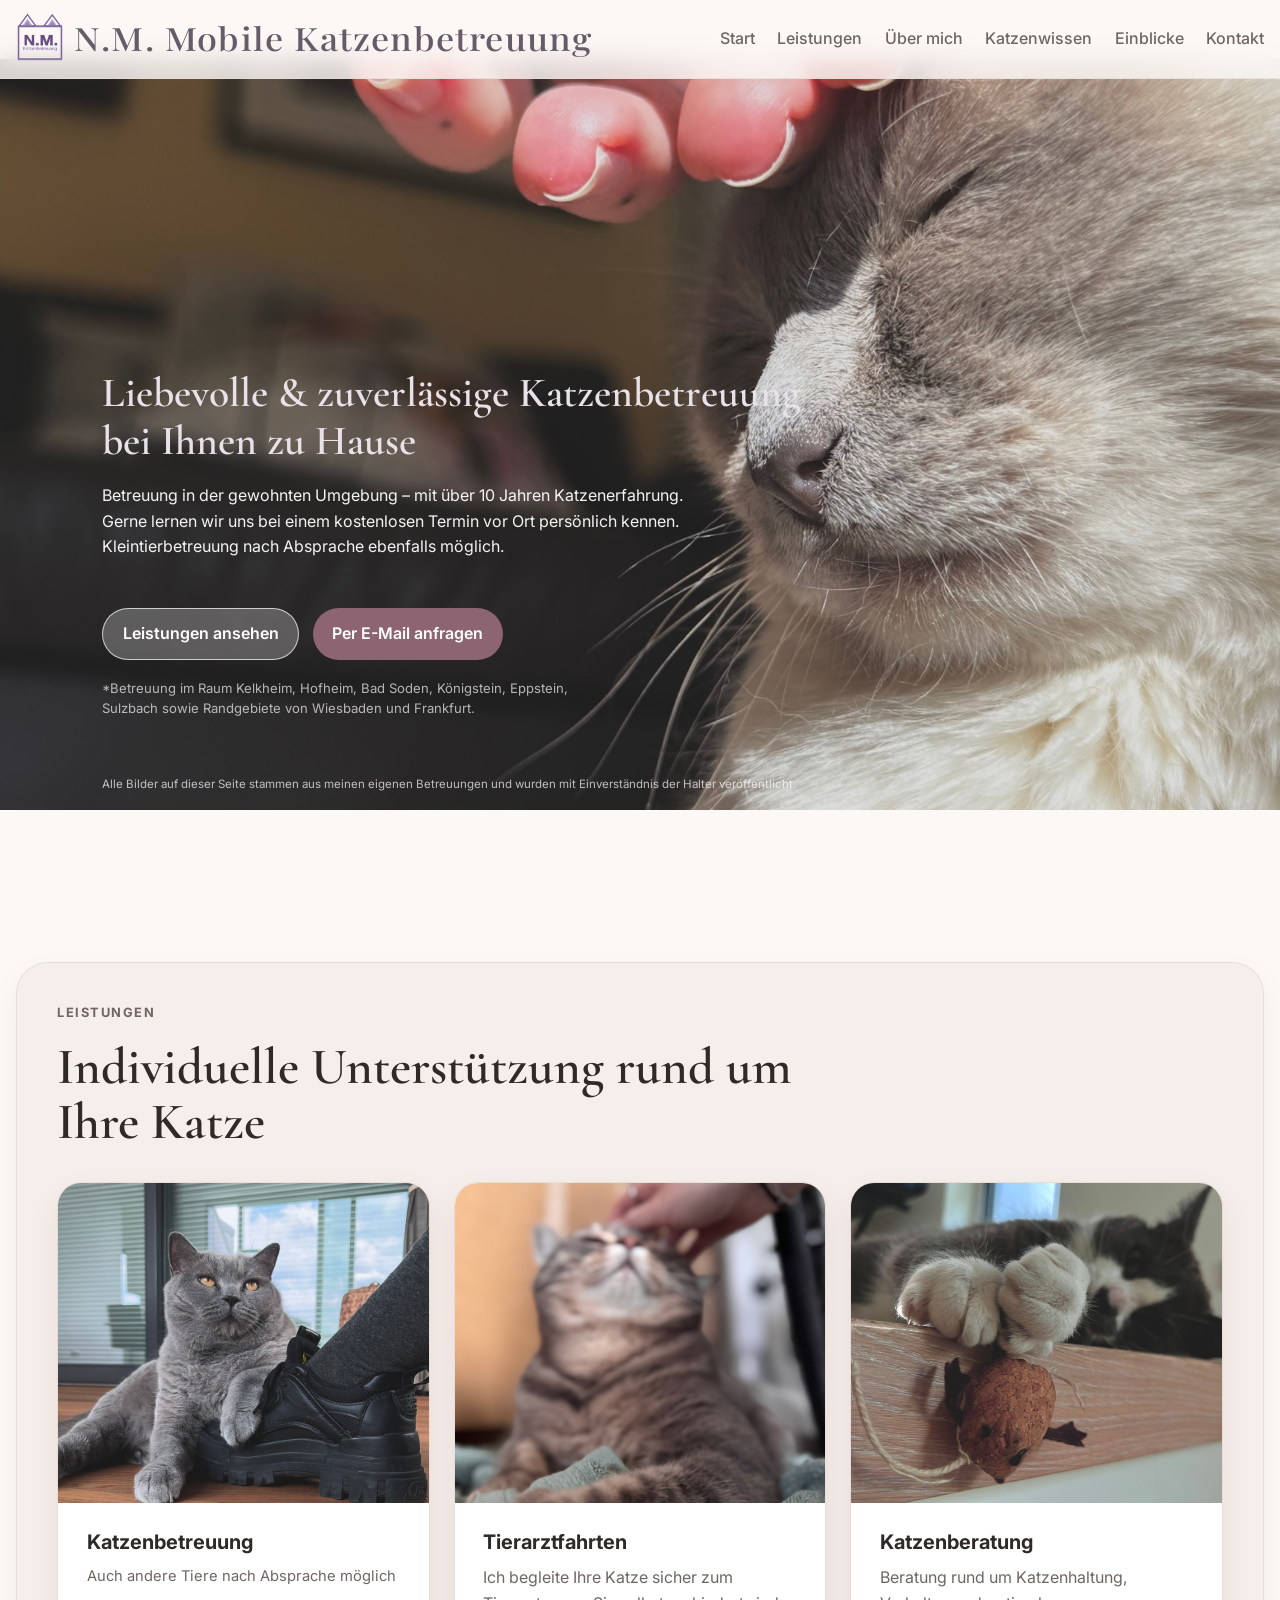
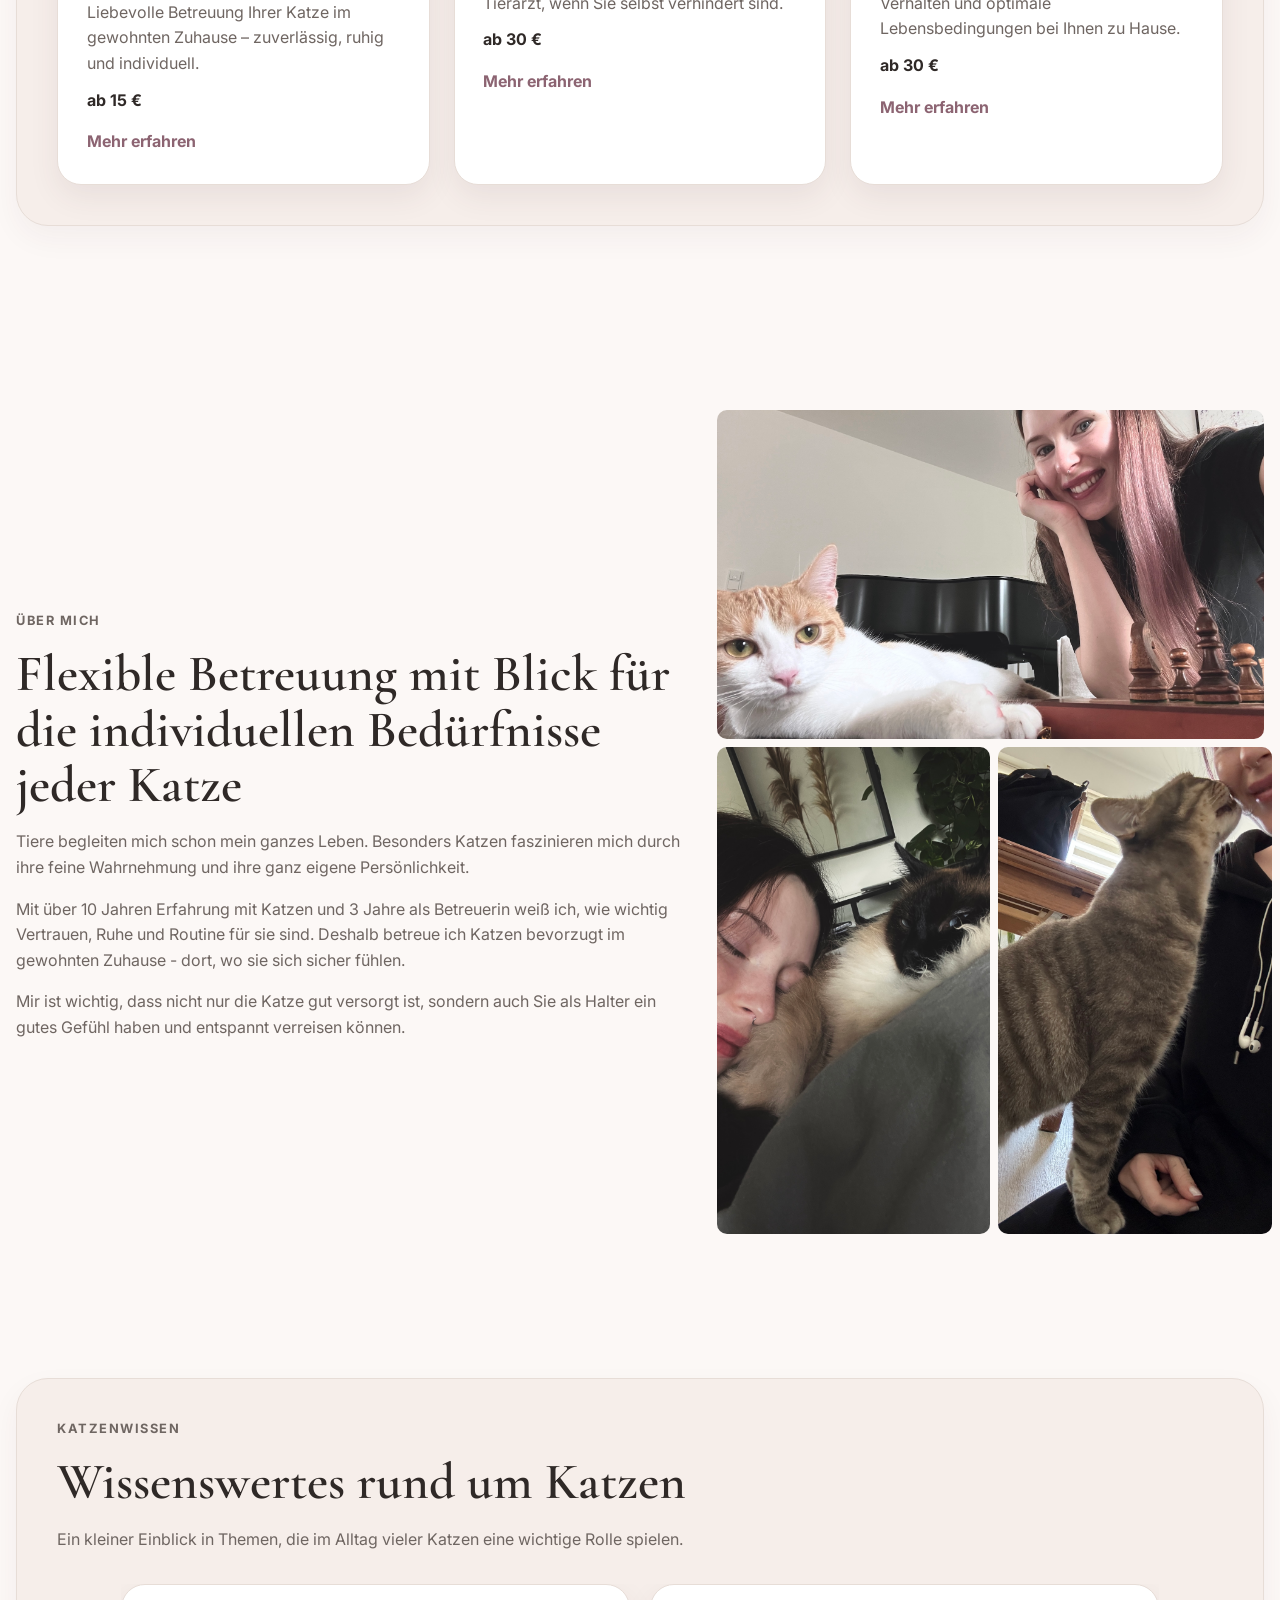
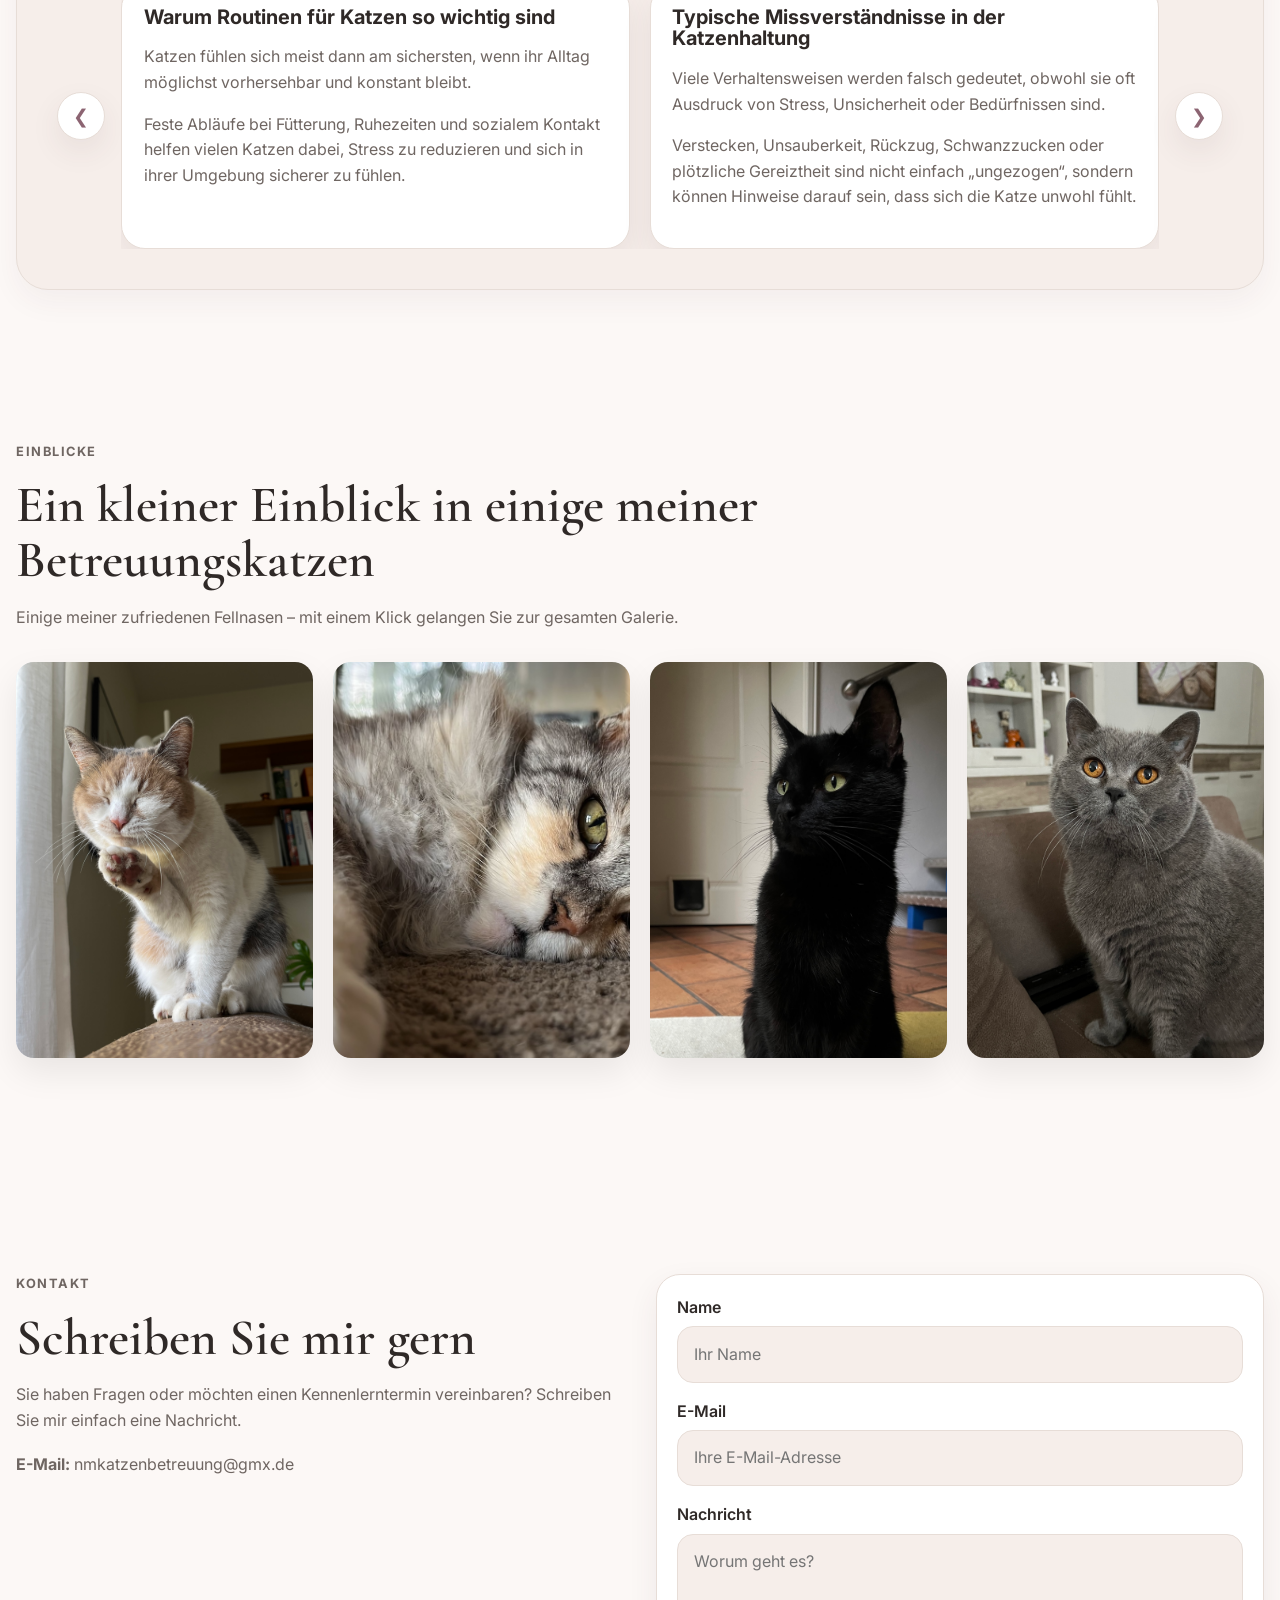
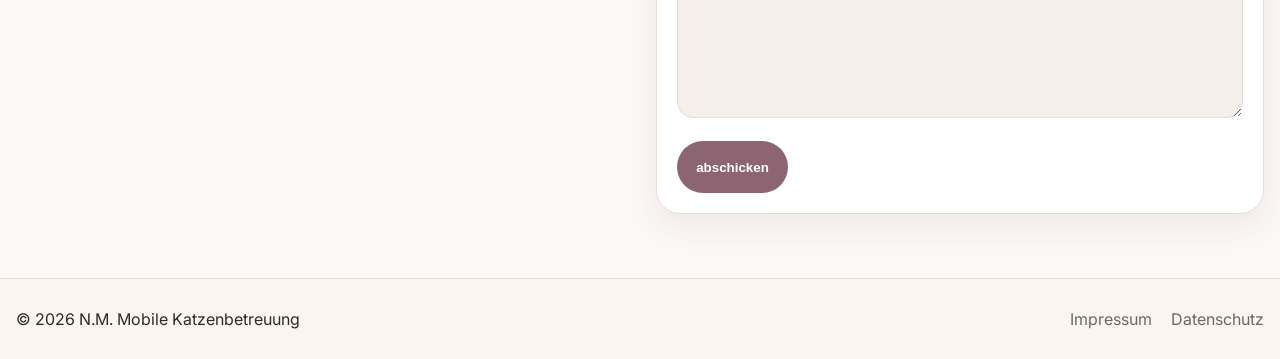
<file: index.html>
<!DOCTYPE html>
<html lang="de">
<head>
  <meta charset="UTF-8">
  <meta name="viewport" content="width=device-width, initial-scale=1.0">
  <title>N.M. Mobile Katzenbetreuung</title>
  <meta name="description" content="Liebevolle und zuverlässige Katzenbetreuung bei Ihnen zu Hause im Raum Kelkheim, Hofheim, Bad Soden, Königstein, Eppstein, Sulzbach sowie Randgebiete von Wiesbaden und Frankfurt.">
  <link rel="preconnect" href="https://fonts.googleapis.com">
  <link rel="preconnect" href="https://fonts.gstatic.com" crossorigin>
  <link href="https://fonts.googleapis.com/css2?family=Cormorant+Garamond:wght@500;600&family=Inter:wght@400;500;600;700&display=swap" rel="stylesheet">
  <link rel="stylesheet" href="style.css">
  <link rel="preconnect" href="https://fonts.googleapis.com">
  <link rel="preconnect" href="https://fonts.gstatic.com" crossorigin>
  <link href="https://fonts.googleapis.com/css2?family=Playfair+Display:wght@500;600&display=swap" rel="stylesheet">
</head>
<body>
  <header class="site-header">
    <div class="container nav">
      <a class="brand" href="#">
        <img src="logo.png" alt="Logo">
        <span style="color:#655b69;">N.M. Mobile Katzenbetreuung</span>
      </a>
      <button class="mobile-menu-toggle" type="button" aria-label="Menü öffnen" aria-expanded="false" aria-controls="mobileMenu">
  <span></span>
  <span></span>
  <span></span>
</button>
     <nav class="nav-links" id="mobileMenu">
  <a href="#start">Start</a>
  <a href="#leistungen">Leistungen</a>
  <a href="#ueber-mich">Über mich</a>
  <a href="#katzenwissen">Katzenwissen</a>
  <a href="kundenbilder.html">Einblicke</a>
  <a href="#kontakt">Kontakt</a>
</nav>
    </div>
  </header>

  <main>
    <section id="start" class="hero">
      <img src="images/hero2.jpg" alt="Katze wird gestreichelt" class="hero-image">

      <div class="hero-overlay">
        <div class="container hero-content">
          <h1 style="color:#e8e2e8;">Liebevolle&nbsp;&amp;&nbsp;zuverlässige Katzenbetreuung bei&nbsp;Ihnen&nbsp;zu&nbsp;Hause</h1>

          <p class="hero-text">
            Betreuung in der gewohnten Umgebung – mit über 10 Jahren Katzenerfahrung.
            Gerne lernen wir uns bei einem kostenlosen Termin vor Ort persönlich kennen.
            Kleintierbetreuung nach Absprache ebenfalls möglich.
          </p>

          <div class="hero-actions">
            <a href="#leistungen" class="btn btn-secondary">Leistungen ansehen</a>
            <a href="mailto:nmkatzenbetreuung@gmx.de?subject=Anfrage Katzenbetreuung" class="btn btn-primary">Per E-Mail anfragen</a>
          </div>

          <p class="region">
            *Betreuung im Raum Kelkheim, Hofheim, Bad Soden, Königstein, Eppstein,
            Sulzbach sowie Randgebiete von Wiesbaden und Frankfurt.
          </p>
        </div>

        <div class="hero-note-overlay">
          Alle Bilder auf dieser Seite stammen aus meinen eigenen Betreuungen und wurden mit Einverständnis der Halter veröffentlicht.
        </div>
      </div>
           <div class="hero-mobile-info">
        <div class="container">
          <p class="hero-mobile-text">
            Betreuung in der gewohnten Umgebung – mit über 10 Jahren Katzenerfahrung.
            Gerne lernen wir uns bei einem kostenlosen Termin vor Ort persönlich kennen.
            Kleintierbetreuung nach Absprache ebenfalls möglich.
          </p>

          <p class="hero-mobile-region">
            *Betreuung im Raum Kelkheim, Hofheim, Bad Soden, Königstein, Eppstein,
            Sulzbach sowie Randgebiete von Wiesbaden und Frankfurt.
          </p>

          <a href="mailto:nmkatzenbetreuung@gmx.de?subject=Anfrage Katzenbetreuung" class="btn btn-primary hero-mobile-button">
            Per E-Mail anfragen
          </a>
        </div>
      </div>
    </section>
    
    <section id="leistungen" class="section">
      <div class="container">
        <div class="leistungen-panel">
        <div class="section-heading">
          <p class="eyebrow">Leistungen</p>
          <h2>Individuelle Unterstützung rund um Ihre Katze</h2>
        </div>

        <div class="cards">
          <article class="card service-card">
            <div class="card-image">
              <img src="images/betreuung1.JPG" alt="Katzenbetreuung">
            </div>
            <div class="card-content">
              <h3>Katzenbetreuung</h3>
              <p class="small-note">Auch andere Tiere nach Absprache möglich</p>
              <p>Liebevolle Betreuung Ihrer Katze im gewohnten Zuhause – zuverlässig, ruhig und individuell.</p>
              <p class="price">ab 15 €</p>
              <a href="leistungen.html#katzenbetreuung-detail" class="text-link">Mehr erfahren</a>
            </div>
          </article>

          <article class="card service-card">
            <div class="card-image">
              <img src="images/tierarzt.jpg" alt="Tierarztfahrt">
            </div>
            <div class="card-content">
              <h3>Tierarztfahrten</h3>
              <p>Ich begleite Ihre Katze sicher zum Tierarzt, wenn Sie selbst verhindert sind.</p>
              <p class="price">ab 30 €</p>
              <a href="leistungen.html#tierarztfahrten-detail" class="text-link">Mehr erfahren</a>
            </div>
          </article>

          <article class="card service-card">
            <div class="card-image">
              <img src="images/betreuung.jpg" alt="Katzenberatung">
            </div>
            <div class="card-content">
              <h3>Katzenberatung</h3>
              <p>Beratung rund um Katzenhaltung, Verhalten und optimale Lebensbedingungen bei Ihnen zu Hause.</p>
              <p class="price">ab 30 €</p>
              <a href="leistungen.html#katzenberatung-detail" class="text-link">Mehr erfahren</a>
            </div>
          </article>
        </div>
      </div>
    </section>

    <section id="ueber-mich" class="section section-soft">
      <div class="container split">
        <div class="split-text">
          <p class="eyebrow">Über mich</p>
          <h2>Flexible Betreuung mit Blick für die individuellen Bedürfnisse jeder Katze</h2>
          <p>Tiere begleiten mich schon mein ganzes Leben. Besonders Katzen faszinieren mich durch ihre feine Wahrnehmung und ihre ganz eigene Persönlichkeit.</p>
          <p>Mit über 10 Jahren Erfahrung mit Katzen und 3 Jahre als Betreuerin weiß ich, wie wichtig Vertrauen, Ruhe und Routine für sie sind. Deshalb betreue ich Katzen bevorzugt im gewohnten Zuhause - dort, wo sie sich sicher fühlen.</p>
          <p>Mir ist wichtig, dass nicht nur die Katze gut versorgt ist, sondern auch Sie als Halter ein gutes Gefühl haben und entspannt verreisen können.</p>
        </div>

        <div class="about-collage">
          <img src="images/ich1.jpg" alt="Nadine mit Katze" class="about-large">

          <div class="about-small-row">
            <img src="images/ich2.jpg" alt="Katzenbetreuung">
            <img src="images/ich4.jpg" alt="Katzenbetreuung">
          </div>
        </div>
      </div>
    </section>

    <section id="katzenwissen" class="section">
  <div class="container">
    <div class="katzenwissen-panel">
      <div class="section-heading">
        <p class="eyebrow">Katzenwissen</p>
        <h2>Wissenswertes rund um Katzen</h2>
        <p>Ein kleiner Einblick in Themen, die im Alltag vieler Katzen eine wichtige Rolle spielen.</p>
      </div>

      <div class="knowledge-slider-wrapper">
        <button class="knowledge-arrow knowledge-arrow-left" type="button" aria-label="Vorherige Katzenwissen-Karte">
          &#10094;
        </button>

        <div class="knowledge-slider" id="knowledgeSlider">
          <article class="info-card knowledge-card">
            <h3>Warum Routinen für Katzen so wichtig sind</h3>
            <p>Katzen fühlen sich meist dann am sichersten, wenn ihr Alltag möglichst vorhersehbar und konstant bleibt.</p>
            <p>Feste Abläufe bei Fütterung, Ruhezeiten und sozialem Kontakt helfen vielen Katzen dabei, Stress zu reduzieren und sich in ihrer Umgebung sicherer zu fühlen.</p>
          </article>

          <article class="info-card knowledge-card">
            <h3>Typische Missverständnisse in der Katzenhaltung</h3>
            <p>Viele Verhaltensweisen werden falsch gedeutet, obwohl sie oft Ausdruck von Stress, Unsicherheit oder Bedürfnissen sind.</p>
            <p>Verstecken, Unsauberkeit, Rückzug, Schwanzzucken oder plötzliche Gereiztheit sind nicht einfach „ungezogen“, sondern können Hinweise darauf sein, dass sich die Katze unwohl fühlt.</p>
          </article>

          <article class="info-card knowledge-card">
            <h3>Warum Katzen Futter und Wasser getrennt mögen</h3>
            <p>Viele Katzen trinken besser, wenn Wasser- und Futterplatz räumlich voneinander getrennt sind.</p>
            <p>Das hängt vermutlich auch mit ihrem natürlichen Verhalten zusammen: Wasserquellen wirken für viele Katzen attraktiver, wenn sie nicht direkt neben Futter oder Toilette stehen.</p>
          </article>

          <article class="info-card knowledge-card">
            <h3>Warum erhöhte Plätze wichtig sind</h3>
            <p>Erhöhte Liege- und Beobachtungsplätze geben Katzen Sicherheit, Rückzug und Kontrolle über ihre Umgebung.</p>
            <p>Von oben können sie ihre Umgebung besser beobachten, Distanz schaffen und sich im Zweifel schneller entspannen als auf Bodenhöhe.</p>
          </article>

          <article class="info-card knowledge-card">
            <h3>Warum Rückzugsorte unverzichtbar sind</h3>
            <p>Katzen brauchen feste Orte, an denen sie ungestört schlafen, beobachten oder sich komplett zurückziehen können.</p>
            <p>Solche Rückzugsorte helfen besonders in stressigen Situationen, bei Besuch oder in Mehrkatzenhaushalten.</p>
          </article>

          <article class="info-card knowledge-card">
            <h3>Warum flache Näpfe oft besser angenommen werden</h3>
            <p>Viele Katzen trinken und fressen lieber aus breiten, eher flachen Näpfen.</p>
            <p>Ein Grund kann sein, dass die Schnurrhaare dabei nicht ständig den Rand berühren und ihre Umwelt besser sichtbar bleibt.</p>
          </article>

          <article class="info-card knowledge-card">
            <h3>Warum Treteln meist ein gutes Zeichen ist</h3>
            <p>Wenn Katzen mit den Pfoten „kneten“, ist das oft ein Zeichen von Wohlbefinden, Sicherheit oder Bindung.</p>
            <p>Das Verhalten beginnt schon im Kittenalter und bleibt bei vielen Katzen als beruhigendes Ritual erhalten.</p>
          </article>

          <article class="info-card knowledge-card">
            <h3>Warum kleine Veränderungen große Wirkung haben können</h3>
            <p>Katzen reagieren oft sensibler auf Veränderungen, als man denkt.</p>
            <p>Neue Möbel, ungewohnte Gerüche, Lärm, Baustellen oder veränderte Futterplätze können bereits ausreichen, um Unsicherheit oder Stress auszulösen.</p>
          </article>
        </div>

        <button class="knowledge-arrow knowledge-arrow-right" type="button" aria-label="Nächste Katzenwissen-Karte">
          &#10095;
        </button>
      </div>
    </div>
  </div>
</section>

<section class="home-preview section" id="einblicke-preview">
  <div class="container">
    <div class="section-heading">
      <p class="eyebrow">Einblicke</p>
      <h2>Ein kleiner Einblick in einige meiner Betreuungskatzen</h2>
      <p>
        Einige meiner zufriedenen Fellnasen – mit einem Klick gelangen Sie zur gesamten Galerie.
      </p>
    </div>

    <a href="kundenbilder.html" class="preview-gallery-link" aria-label="Zu den Kundenbildern">
      <div class="preview-gallery-grid">
        <article class="preview-cat-card" data-images='[
          "images/Evita.JPG",
          "images/Charly.JPG",
          "images/Emmi.JPG",
          "images/Edina.JPG",
          "images/EdinaundEmmi.JPG",
          "images/Toni.JPG",
          "images/Cesar.JPG",
          "images/Grobi.JPG",
          "images/Maxi.JPG",
          "images/Ginger.JPG"
        ]'>
          <div class="preview-cat-image-wrap">
            <img src="images/Evita.JPG" alt="Evita" class="preview-cat-image is-active">
          </div>
        </article>

        <article class="preview-cat-card" data-images='[
          "images/Wendy.JPG",
          "images/Milu.JPG",
          "images/Camilo.JPG",
          "images/Maya.JPG",
          "images/CamiloundMaya.JPG",
          "images/June.JPG",
          "images/SimbaundSnow.JPG",
          "images/Snow.JPG",
          "images/Simba1.JPG",
          "images/Winnie.JPG"
        ]'>
          <div class="preview-cat-image-wrap">
            <img src="images/Wendy.JPG" alt="Wendy" class="preview-cat-image is-active">
          </div>
        </article>

        <article class="preview-cat-card" data-images='[
          "images/Scotty.JPG",
          "images/FelixundFelia.JPG",
          "images/Felix.JPG",
          "images/Felia.JPG",
          "images/Eika.JPG",
          "images/Fritz.JPG",
          "images/Frida.JPG",
          "images/Madison.JPG",
          "images/Litchi.JPG",
          "images/Simba2.JPG"
        ]'>
          <div class="preview-cat-image-wrap">
            <img src="images/Scotty.JPG" alt="Scotty" class="preview-cat-image is-active">
          </div>
        </article>

        <article class="preview-cat-card" data-images='[
          "images/Quinley.JPG",
          "images/Pommy.JPG",
          "images/Mailo.JPG",
          "images/LukiundLoui.JPG",
          "images/Luki.JPG",
          "images/Loui.JPG",
          "images/Paddy.JPG",
          "images/Bimba.JPG",
          "images/Othello.JPG",
          "images/Clara.JPG"
        ]'>
          <div class="preview-cat-image-wrap">
            <img src="images/Quinley.JPG" alt="Quinley" class="preview-cat-image is-active">
          </div>
        </article>
      </div>
    </a>
  </div>
</section>

    
    <section id="kontakt" class="section section-accent">
      <div class="container contact-grid">
        <div>
          <p class="eyebrow">Kontakt</p>
          <h2>Schreiben Sie mir gern</h2>
          <p>Sie haben Fragen oder möchten einen Kennenlerntermin vereinbaren? Schreiben Sie mir einfach eine Nachricht.</p>
          <div class="contact-list">
            <p><strong>E-Mail:</strong> <a href="mailto:nmkatzenbetreuung@gmx.de">nmkatzenbetreuung@gmx.de</a></p>
          </div>
        </div>

        <form class="contact-form" action="mailto:nmkatzenbetreuung@gmx.de" method="post" enctype="text/plain">
          <label for="name">Name</label>
          <input id="name" name="Name" type="text" placeholder="Ihr Name">

          <label for="email">E-Mail</label>
          <input id="email" name="E-Mail" type="email" placeholder="Ihre E-Mail-Adresse">

          <label for="message">Nachricht</label>
          <textarea id="message" name="Nachricht" rows="6" placeholder="Worum geht es?"></textarea>

          <button type="submit" class="btn btn-primary">abschicken</button>
        </form>
      </div>
    </section>
  </main>

  <footer class="site-footer">
    <div class="container footer-inner">
      <p>© <span id="year"></span> N.M. Mobile Katzenbetreuung</p>
      <div class="footer-links">
        <a href="impressum.html">Impressum</a>
        <a href="#">Datenschutz</a>
      </div>
    </div>
  </footer>

  <script>
    document.getElementById("year").textContent = new Date().getFullYear();
  </script>

  <script>
    const knowledgeSlider = document.getElementById("knowledgeSlider");
    const knowledgePrev = document.querySelector(".knowledge-arrow-left");
    const knowledgeNext = document.querySelector(".knowledge-arrow-right");

    if (knowledgeSlider && knowledgePrev && knowledgeNext) {
      const cards = Array.from(knowledgeSlider.children);
      let currentPage = 0;

      const cardsPerPage = () => window.innerWidth <= 920 ? 1 : 2;

      const getGap = () => {
        const styles = window.getComputedStyle(knowledgeSlider);
        return parseFloat(styles.columnGap || styles.gap || 0);
      };

      const getCardWidth = () => {
        if (!cards.length) return 0;
        return cards[0].getBoundingClientRect().width;
      };

      const totalPages = () => {
        return Math.ceil(cards.length / cardsPerPage());
      };

      const goToPage = (page) => {
        const maxPage = totalPages() - 1;
        currentPage = Math.max(0, Math.min(page, maxPage));

        const perPage = cardsPerPage();
        const cardWidth = getCardWidth();
        const gap = getGap();

        const scrollLeft = currentPage * ((cardWidth + gap) * perPage);

        knowledgeSlider.scrollTo({
          left: scrollLeft,
          behavior: "smooth"
        });
      };

      knowledgePrev.addEventListener("click", () => {
        goToPage(currentPage - 1);
      });

      knowledgeNext.addEventListener("click", () => {
        goToPage(currentPage + 1);
      });

      window.addEventListener("resize", () => {
        goToPage(currentPage);
      });
    }
  </script>

  <script>
  document.addEventListener("DOMContentLoaded", function () {
    const previewCards = document.querySelectorAll(".preview-cat-card");

    previewCards.forEach((card, cardIndex) => {
      const imageList = JSON.parse(card.dataset.images || "[]");
      const wrap = card.querySelector(".preview-cat-image-wrap");
      let currentIndex = 0;

      if (!wrap || imageList.length < 2) return;

      setInterval(() => {
        const currentImage = wrap.querySelector(".preview-cat-image.is-active");
        const nextIndex = (currentIndex + 1) % imageList.length;
        const nextSrc = imageList[nextIndex];

        const nextImage = document.createElement("img");
        nextImage.src = nextSrc;
        nextImage.alt = "";
        nextImage.className = "preview-cat-image";

        wrap.appendChild(nextImage);

        requestAnimationFrame(() => {
          nextImage.classList.add("is-active");
          if (currentImage) currentImage.classList.remove("is-active");
        });

        setTimeout(() => {
          if (currentImage) currentImage.remove();
        }, 1300);

        currentIndex = nextIndex;
      }, 3200 + cardIndex * 450);
    });
  });
</script>
  <script>
  document.addEventListener("DOMContentLoaded", function () {
    const menuToggle = document.querySelector(".mobile-menu-toggle");
    const mobileMenu = document.getElementById("mobileMenu");

    if (menuToggle && mobileMenu) {
      menuToggle.addEventListener("click", function () {
        const isOpen = mobileMenu.classList.toggle("is-open");
        menuToggle.classList.toggle("is-open");
        menuToggle.setAttribute("aria-expanded", isOpen ? "true" : "false");
      });

      mobileMenu.querySelectorAll("a").forEach(link => {
        link.addEventListener("click", function () {
          mobileMenu.classList.remove("is-open");
          menuToggle.classList.remove("is-open");
          menuToggle.setAttribute("aria-expanded", "false");
        });
      });
    }
  });
</script>
</body>
</html>
</file>
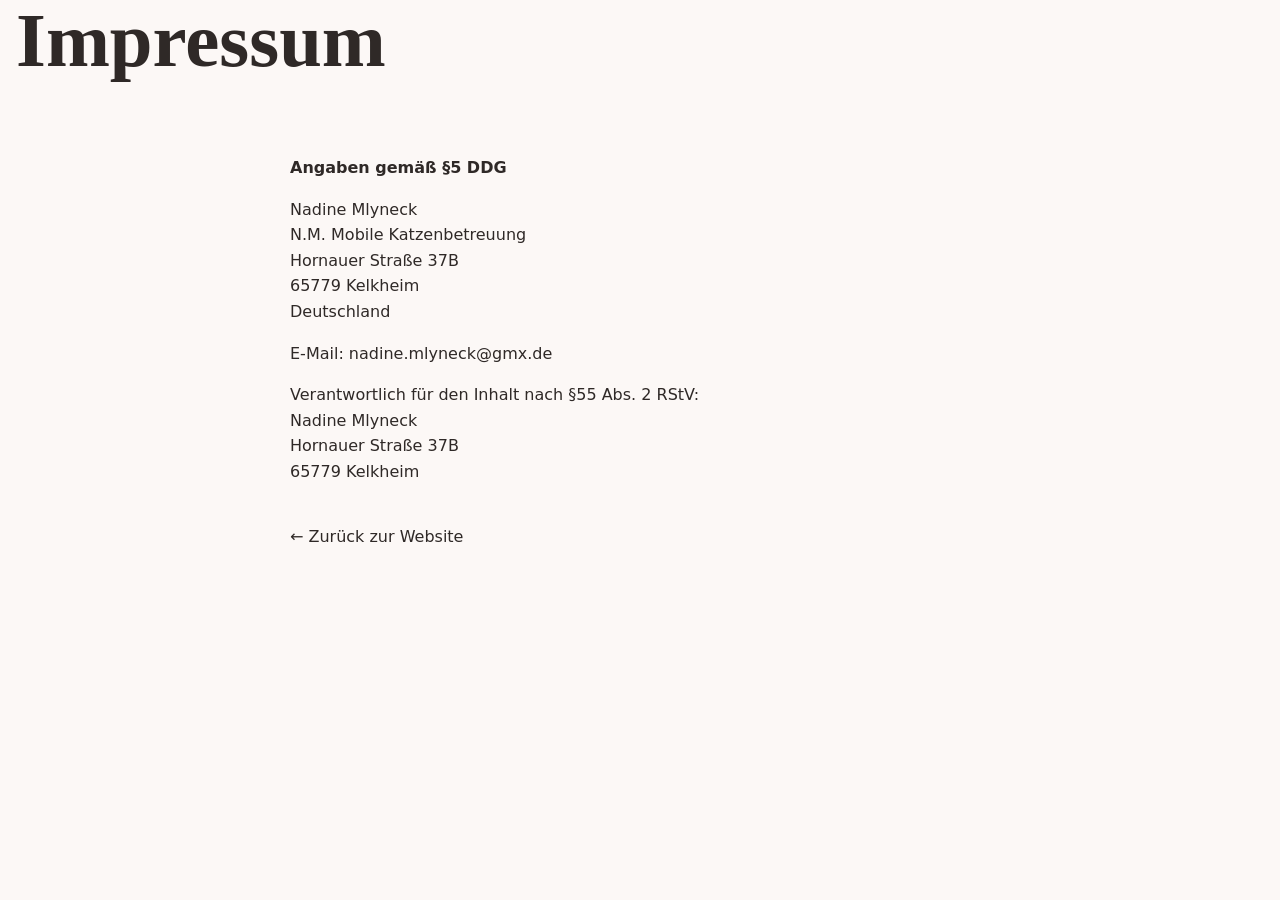
<file: impressum.html>
<!DOCTYPE html>
<html lang="de">
<head>
<meta charset="UTF-8">
<meta name="viewport" content="width=device-width, initial-scale=1.0">
<title>Impressum – N.M. Mobile Katzenbetreuung</title>
<link rel="stylesheet" href="style.css">
</head>

<body>

<header class="legal-header">
  <div class="container">
    <h1>Impressum</h1>
  </div>
</header>

<main class="section">
  <div class="container" style="max-width:700px">

    <p><strong>Angaben gemäß §5 DDG</strong></p>

    <p>
      Nadine Mlyneck<br>
      N.M. Mobile Katzenbetreuung<br>
      Hornauer Straße 37B<br>
      65779 Kelkheim<br>
      Deutschland
    </p>

    <p>
      E-Mail:
      <a href="mailto:nadine.mlyneck@gmx.de">
        nadine.mlyneck@gmx.de
      </a>
    </p>

    <p>
      Verantwortlich für den Inhalt nach §55 Abs. 2 RStV:<br>
      Nadine Mlyneck<br>
      Hornauer Straße 37B<br>
      65779 Kelkheim
    </p>

    <p style="margin-top:40px">
      <a href="index.html">← Zurück zur Website</a>
    </p>

  </div>
</main>

</body>
</html>
</file>
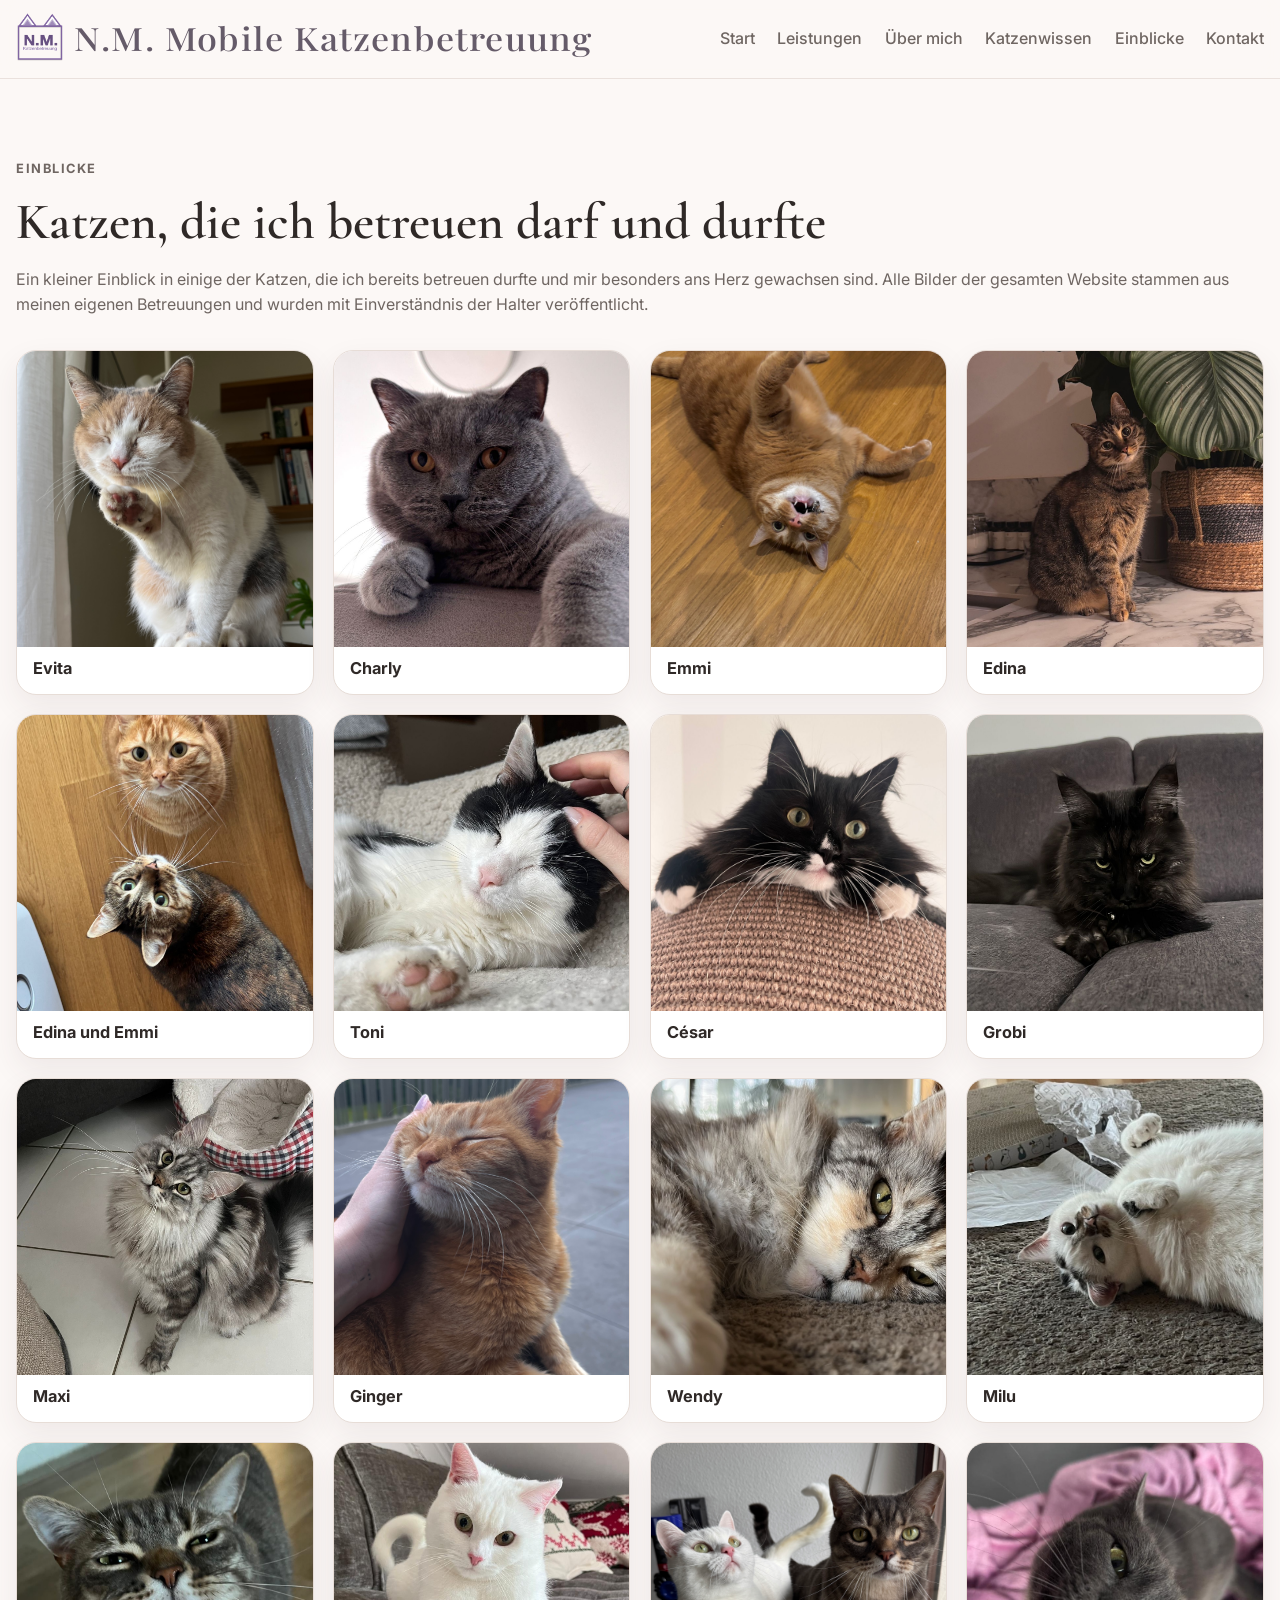
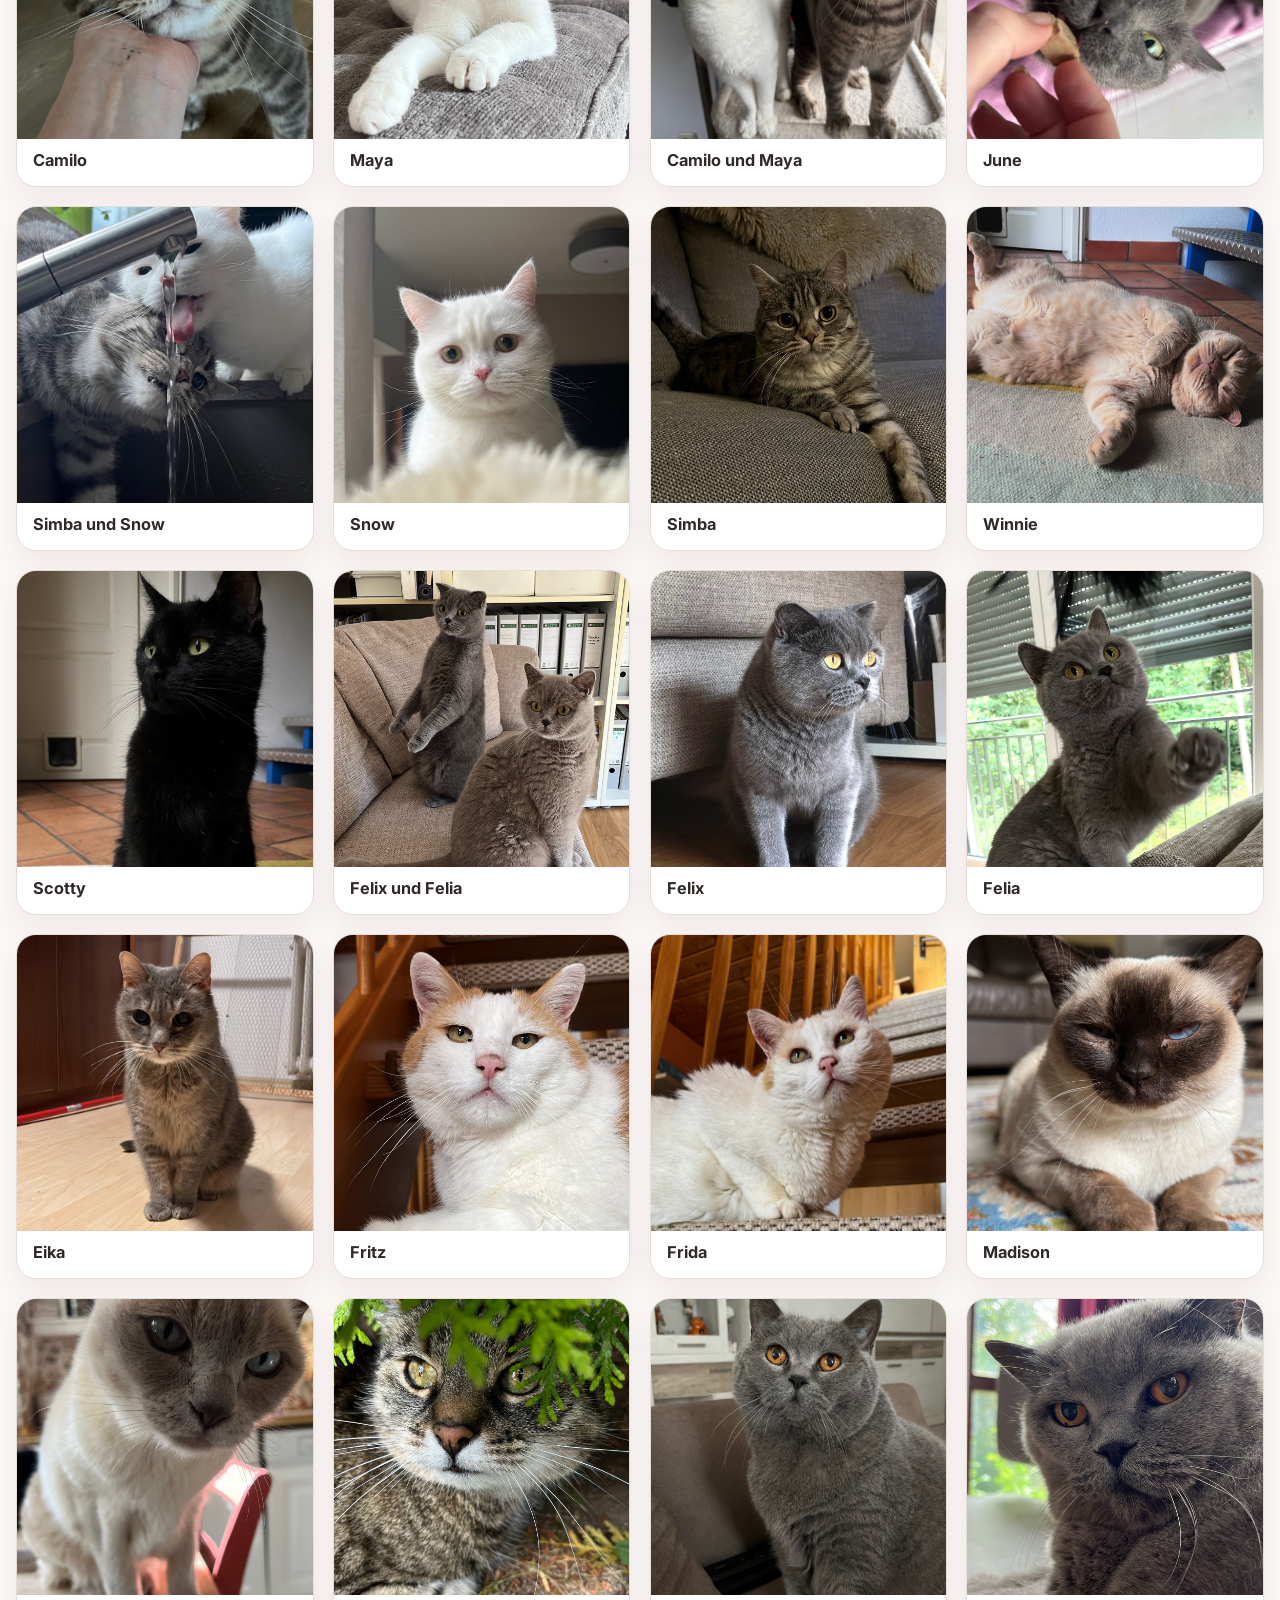
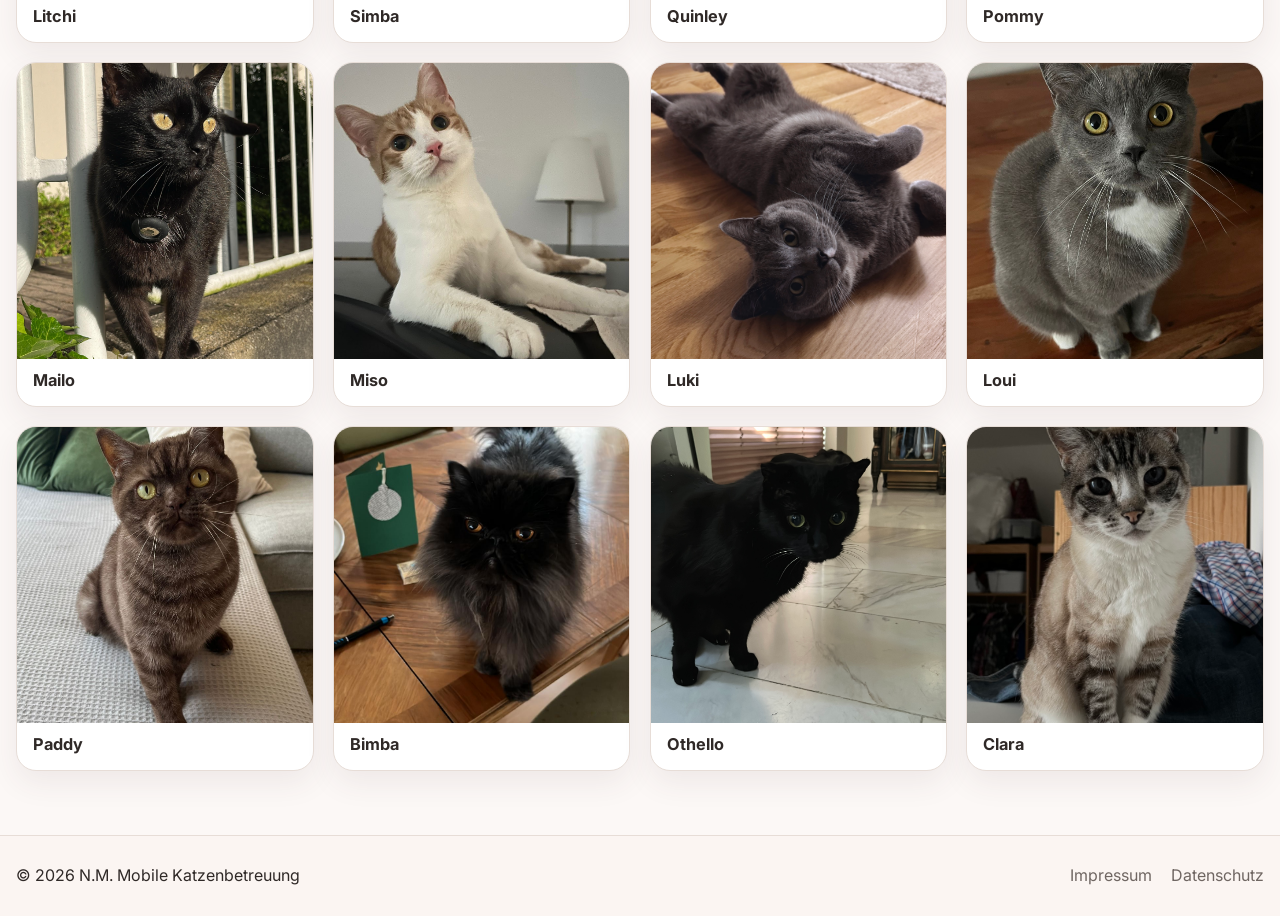
<file: kundenbilder.html>
<!DOCTYPE html>
<html lang="de">
<head>
  <meta charset="UTF-8">
  <meta name="viewport" content="width=device-width, initial-scale=1.0">
  <title>Einblicke | N.M. Mobile Katzenbetreuung</title>
  <meta name="description" content="Katzen, die ich betreuen darf und durfte – ein kleiner Einblick in einige meiner bisherigen Betreuungen.">
  <link rel="preconnect" href="https://fonts.googleapis.com">
  <link rel="preconnect" href="https://fonts.gstatic.com" crossorigin>
  <link href="https://fonts.googleapis.com/css2?family=Cormorant+Garamond:wght@500;600&family=Inter:wght@400;500;600;700&display=swap" rel="stylesheet">
  <link rel="stylesheet" href="style.css">
  <link rel="preconnect" href="https://fonts.googleapis.com">
  <link rel="preconnect" href="https://fonts.gstatic.com" crossorigin>
  <link href="https://fonts.googleapis.com/css2?family=Playfair+Display:wght@500;600&display=swap" rel="stylesheet">
</head>
<body>
  <header class="site-header">
    <div class="container nav">
      <a class="brand" href="index.html#start">
        <img src="logo.png" alt="Logo">
        <span style="color:#655b69;">N.M. Mobile Katzenbetreuung</span>
      </a>
      <nav class="nav-links">
        <a href="index.html#start">Start</a>
        <a href="leistungen.html">Leistungen</a>
        <a href="index.html#ueber-mich">Über mich</a>
        <a href="index.html#katzenwissen">Katzenwissen</a>
        <a href="kundenbilder.html">Einblicke</a>
        <a href="index.html#kontakt">Kontakt</a>
      </nav>
    </div>
  </header>

  <main>
    <section class="kundenbilder-hero section">
      <div class="container">
        <div class="section-heading">
          <p class="eyebrow">Einblicke</p>
          <h2>Katzen, die ich betreuen darf und durfte</h2>
          <p>
            Ein kleiner Einblick in einige der Katzen, die ich bereits betreuen durfte und mir besonders ans Herz gewachsen sind.
            Alle Bilder der gesamten Website stammen aus meinen eigenen Betreuungen und wurden mit Einverständnis der Halter veröffentlicht.
          </p>
        </div>

        <div class="kundenbilder-grid">

          <article class="kundenkatze-card">
            <img src="images/Evita.JPG" alt="Evita">
            <h3>Evita</h3>
          </article>

           <article class="kundenkatze-card">
            <img src="images/Charly.JPG" alt="Charly">
            <h3>Charly</h3>
          </article>
          

          <article class="kundenkatze-card">
            <img src="images/Emmi.JPG" alt="Emmi">
            <h3>Emmi</h3>
          </article>

          <article class="kundenkatze-card">
            <img src="images/Edina.JPG" alt="Edina">
            <h3>Edina</h3>
          </article>

          <article class="kundenkatze-card">
            <img src="images/EdinaundEmmi.JPG" alt="Edina und Emmi">
            <h3>Edina und Emmi</h3>
          </article>

     <article class="kundenkatze-card">
            <img src="images/Toni.JPG" alt="Toni">
            <h3>Toni</h3>
          </article>
          
          <article class="kundenkatze-card">
            <img src="images/Cesar.JPG" alt="Cesar">
            <h3>César</h3>
          </article>

          <article class="kundenkatze-card">
            <img src="images/Grobi.JPG" alt="Grobi">
            <h3>Grobi</h3>
          </article>

          <article class="kundenkatze-card">
            <img src="images/Maxi.JPG" alt="Maxi">
            <h3>Maxi</h3>
          </article>


  <article class="kundenkatze-card">
            <img src="images/Ginger.JPG" alt="Ginger">
            <h3>Ginger</h3>
          </article>
          

          <article class="kundenkatze-card">
            <img src="images/Wendy.JPG" alt="Wendy">
            <h3>Wendy</h3>
          </article>

          <article class="kundenkatze-card">
            <img src="images/Milu.JPG" alt="Milu">
            <h3>Milu</h3>
          </article>


          <article class="kundenkatze-card">
            <img src="images/Camilo.JPG" alt="Camilo">
            <h3>Camilo</h3>
          </article>

          <article class="kundenkatze-card">
            <img src="images/Maya.JPG" alt="Maya">
            <h3>Maya</h3>
          </article>

          <article class="kundenkatze-card">
            <img src="images/CamiloundMaya.JPG" alt="Camilo und Maya">
            <h3>Camilo und Maya</h3>
          </article>

          <article class="kundenkatze-card">
            <img src="images/June.JPG" alt="June">
            <h3>June</h3>
          </article>

          <article class="kundenkatze-card">
            <img src="images/SimbaundSnow.JPG" alt="Simba und Snow">
            <h3>Simba und Snow</h3>
          </article>

          <article class="kundenkatze-card">
            <img src="images/Snow.JPG" alt="Snow">
            <h3>Snow</h3>
          </article>

          <article class="kundenkatze-card">
            <img src="images/Simba1.JPG" alt="Simba">
            <h3>Simba</h3>
          </article>
          
  <article class="kundenkatze-card">
            <img src="images/Winnie.JPG" alt="Winnie">
            <h3>Winnie</h3>
          </article>

          <article class="kundenkatze-card">
            <img src="images/Scotty.JPG" alt="Scotty">
            <h3>Scotty</h3>
          </article>

          <article class="kundenkatze-card">
            <img src="images/FelixundFelia.JPG" alt="Felix und Felia">
            <h3>Felix und Felia</h3>
          </article>

          <article class="kundenkatze-card">
            <img src="images/Felix.JPG" alt="Felix">
            <h3>Felix</h3>
          </article>

          <article class="kundenkatze-card">
            <img src="images/Felia.JPG" alt="Felia">
            <h3>Felia</h3>
          </article>


          <article class="kundenkatze-card">
            <img src="images/Eika.JPG" alt="Eika">
            <h3>Eika</h3>
          </article>
      

          <article class="kundenkatze-card">
            <img src="images/Fritz.JPG" alt="Fritz">
            <h3>Fritz</h3>
          </article>

          <article class="kundenkatze-card">
            <img src="images/Frida.JPG" alt="Frida">
            <h3>Frida</h3>
          </article>

          <article class="kundenkatze-card">
            <img src="images/Madison.JPG" alt="Madison">
            <h3>Madison</h3>
          </article>

          <article class="kundenkatze-card">
            <img src="images/Litchi.JPG" alt="Litchi">
            <h3>Litchi</h3>
          </article>

    <article class="kundenkatze-card">
            <img src="images/Simba2.JPG" alt="Simba">
            <h3>Simba</h3>
          </article>
          

          <article class="kundenkatze-card">
            <img src="images/Quinley.JPG" alt="Quinley">
            <h3>Quinley</h3>
          </article>

          <article class="kundenkatze-card">
            <img src="images/Pommy.JPG" alt="Pommy">
            <h3>Pommy</h3>
          </article>

          <article class="kundenkatze-card">
            <img src="images/Mailo.JPG" alt="Mailo">
            <h3>Mailo</h3>
          </article>

          <article class="kundenkatze-card">
            <img src="images/Miso.JPG" alt="Miso">
            <h3>Miso</h3>
          </article>

          <article class="kundenkatze-card">
            <img src="images/Luki.JPG" alt="Luki">
            <h3>Luki</h3>
          </article>

          <article class="kundenkatze-card">
            <img src="images/Loui.JPG" alt="Loui">
            <h3>Loui</h3>
          </article>

          <article class="kundenkatze-card">
            <img src="images/Paddy.JPG" alt="Paddy">
            <h3>Paddy</h3>
          </article>

          <article class="kundenkatze-card">
            <img src="images/Bimba.JPG" alt="Bimba">
            <h3>Bimba</h3>
          </article>


          <article class="kundenkatze-card">
            <img src="images/Othello.JPG" alt="Othello">
            <h3>Othello</h3>
          </article>

          <article class="kundenkatze-card">
            <img src="images/Clara.JPG" alt="Clara">
            <h3>Clara</h3>
          </article>

        </div>
      </div>
    </section>
  </main>

  <footer class="site-footer">
    <div class="container footer-inner">
      <p>© <span id="year"></span> N.M. Mobile Katzenbetreuung</p>
      <div class="footer-links">
        <a href="impressum.html">Impressum</a>
        <a href="#">Datenschutz</a>
      </div>
    </div>
  </footer>

  <script>
    document.getElementById("year").textContent = new Date().getFullYear();
  </script>
</body>
</html>
</file>
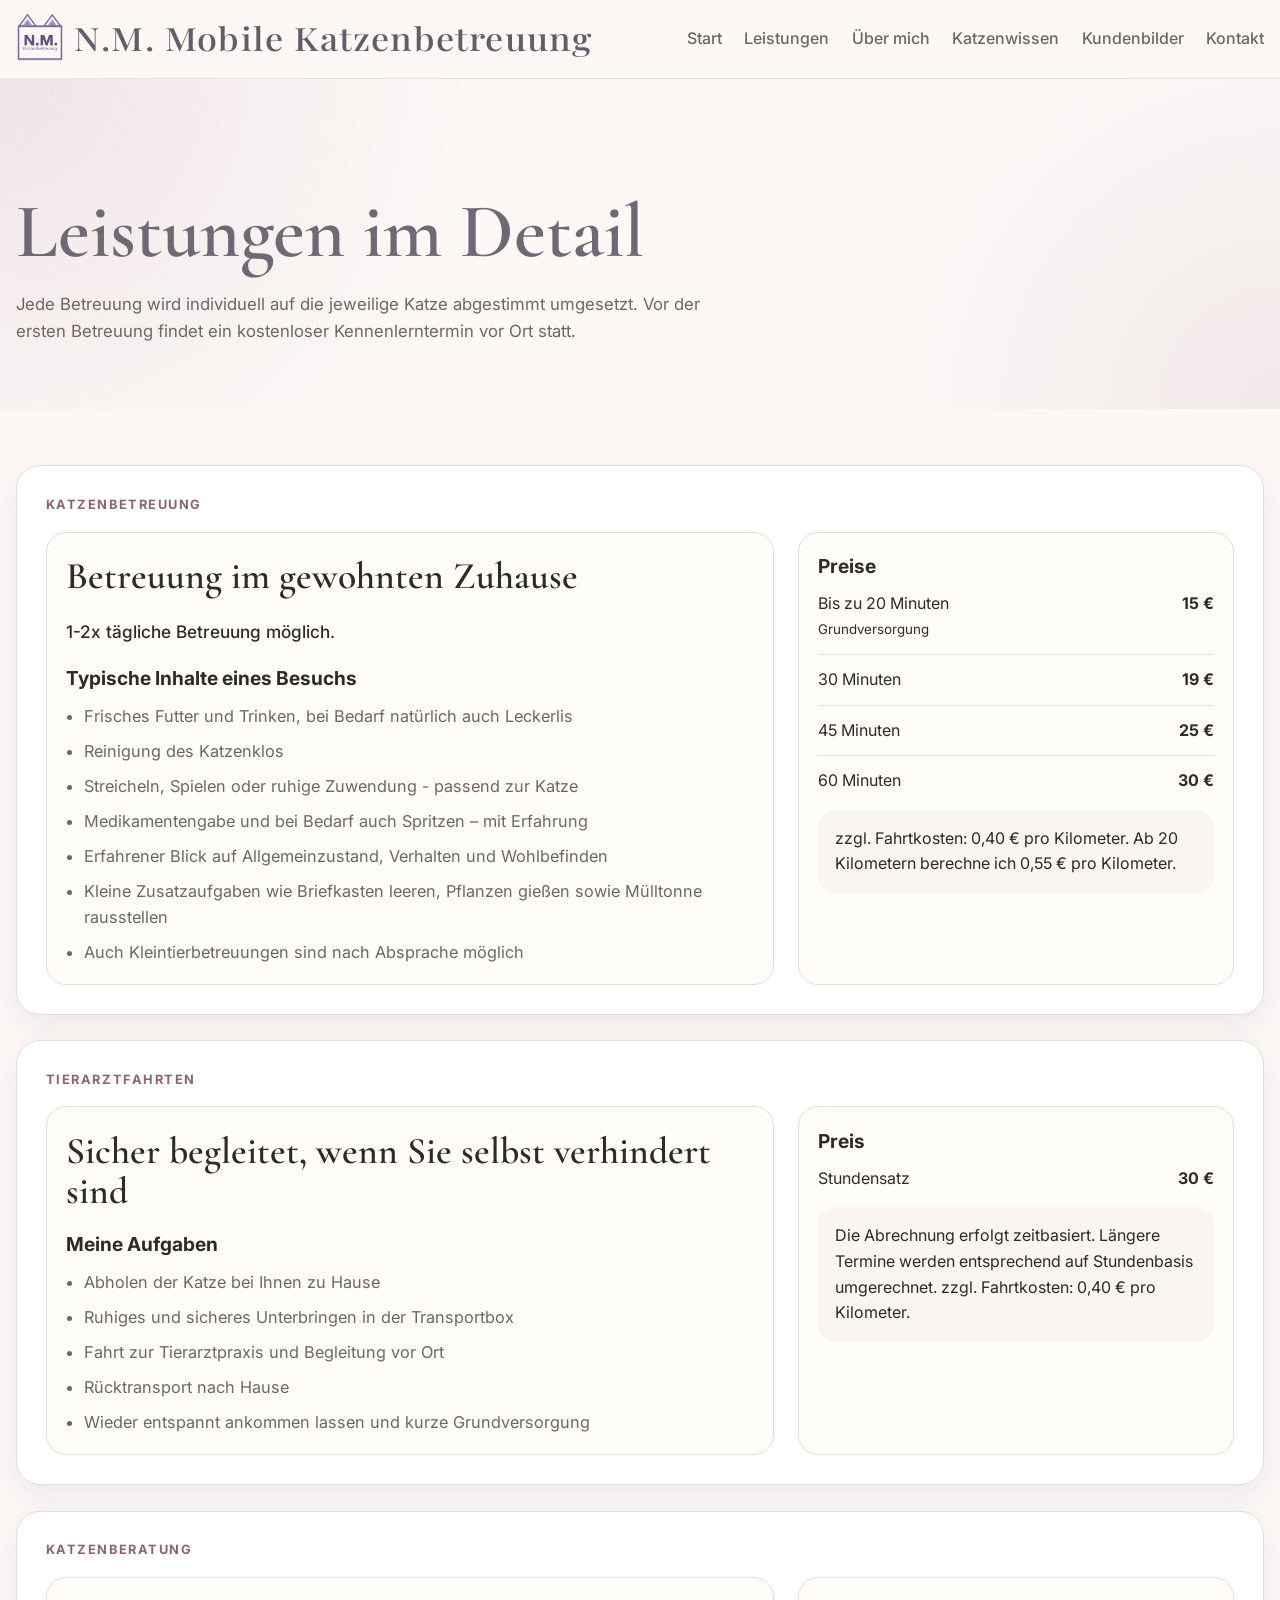
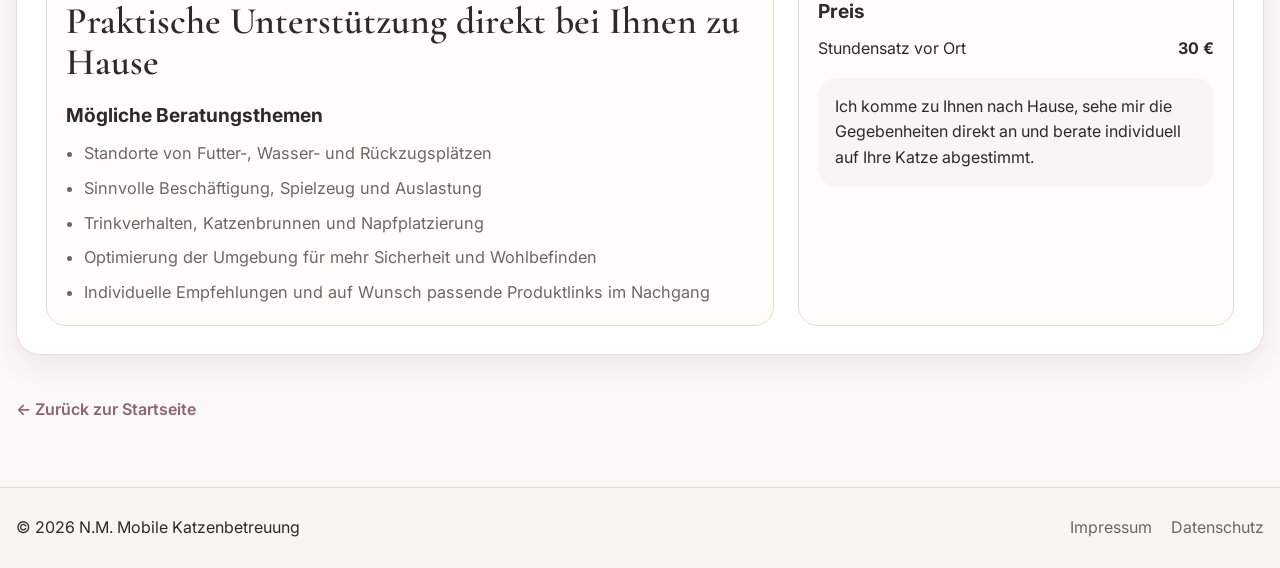
<file: leistungen.html>
<!DOCTYPE html>
<html lang="de">
<head>
  <meta charset="UTF-8">
  <meta name="viewport" content="width=device-width, initial-scale=1.0">
  <title>Leistungen | N.M. Mobile Katzenbetreuung</title>
  <meta name="description" content="Detaillierte Leistungen von N.M. Mobile Katzenbetreuung: Katzenbetreuung, Tierarztfahrten und Katzenberatung im Raum Kelkheim und Umgebung.">
  <link rel="preconnect" href="https://fonts.googleapis.com">
  <link rel="preconnect" href="https://fonts.gstatic.com" crossorigin>
  <link href="https://fonts.googleapis.com/css2?family=Cormorant+Garamond:wght@500;600&family=Inter:wght@400;500;600;700&display=swap" rel="stylesheet">
  <link rel="preconnect" href="https://fonts.googleapis.com">
  <link rel="preconnect" href="https://fonts.gstatic.com" crossorigin>
  <link href="https://fonts.googleapis.com/css2?family=Playfair+Display:wght@500;600&display=swap" rel="stylesheet">
  <link rel="stylesheet" href="style.css">
  <style>
    .detail-hero {
      padding: 7rem 0 3rem;
      background:
        radial-gradient(circle at top left, rgba(185, 141, 157, 0.18), transparent 35%),
        radial-gradient(circle at bottom right, rgba(140, 100, 114, 0.10), transparent 30%);
    }

    .detail-hero h1 {
      max-width: 100%;
      margin-bottom: 1rem;
      color: #6f6976;
    }

    .detail-hero p {
      max-width: 65ch;
      color: var(--muted);
      font-size: 1.05rem;
    }

    .service-detail {
      padding: 1.8rem;
      background: var(--white);
      border: 1px solid var(--line);
      border-radius: var(--radius);
      box-shadow: var(--shadow);
      margin-bottom: 1.6rem;
      scroll-margin-top: 360px;
    }

    .service-detail h2 {
      margin-bottom: 1.35rem;
    }

    .detail-grid {
      display: grid;
      grid-template-columns: 1.25fr 0.75fr;
      gap: 1.5rem;
      align-items: stretch;
    }

  .pricing-box,
.included-box {
  background: #fffdfa;
  border: 1px solid var(--line);
  border-radius: 20px;
  padding: 1.45rem 1.2rem 1.2rem;
  height: 100%;
    }

    .pricing-box h3,
    .included-box h3 {
      margin-bottom: 0.9rem;
      font-size: 1.2rem;
    }

    .price-list {
      display: grid;
      gap: 0.75rem;
    }

    .price-item {
      display: flex;
      justify-content: space-between;
      gap: 1rem;
      padding-bottom: 0.75rem;
      border-bottom: 1px solid var(--line);
      color: var(--text);
    }

    .price-item:last-child {
      border-bottom: none;
      padding-bottom: 0;
    }

    .price-item span:last-child {
      font-weight: 700;
      white-space: nowrap;
    }

    .list-clean {
      margin: 0;
      padding-left: 1.1rem;
      color: var(--muted);
      font-size: 1.02rem;
    }

    .list-clean li + li {
      margin-top: 0.55rem;
    }

    .note-box {
      margin-top: 1rem;
      padding: 1rem 1.1rem;
      border-radius: 18px;
      background: rgba(185, 141, 157, 0.08);
      color: var(--text);
    }

    .back-link {
      display: inline-flex;
      margin-top: 1rem;
      color: var(--accent-dark);
      font-weight: 600;
    }

    @media (max-width: 920px) {
      .detail-grid {
        grid-template-columns: 1fr;
      }
    }
  </style>
</head>
<body>
  <header class="site-header">
    <div class="container nav">
      <a class="brand" href="index.html#start">
        <img src="logo.png" alt="Logo">
        <span style="color:#655b69;">N.M. Mobile Katzenbetreuung</span>
      </a>
<nav class="nav-links">
  <a href="index.html#start">Start</a>
  <a href="index.html#leistungen">Leistungen</a>
  <a href="index.html#ueber-mich">Über mich</a>
  <a href="index.html#katzenwissen">Katzenwissen</a>
  <a href="kundenbilder.html">Kundenbilder</a>
  <a href="index.html#kontakt">Kontakt</a>
</nav>
    </div>
  </header>

  <main>
    <section class="detail-hero">
      <div class="container">
        <h1>Leistungen im Detail</h1>
        <p>
          Jede Betreuung wird individuell auf die jeweilige Katze abgestimmt umgesetzt.
          Vor der ersten Betreuung findet ein kostenloser Kennenlerntermin vor Ort statt.
        </p>
      </div>
    </section>

    <section class="section">
      <div class="container">
        <article id="katzenbetreuung-detail" class="service-detail">
          <p class="eyebrow">Katzenbetreuung</p>
          <div class="detail-grid">
            <div class="included-box">
              <h2 style="font-size: 2.35rem;">Betreuung im gewohnten Zuhause</h2>
              <p style="margin: 0 0 1.4rem; color: var(--text); font-weight: 500; font-size: 1.08rem;">
                1-2x tägliche Betreuung möglich.
              </p>
              <h3>Typische Inhalte eines Besuchs</h3>
              <ul class="list-clean">
                <li>Frisches Futter und Trinken, bei Bedarf natürlich auch Leckerlis</li>
                <li>Reinigung des Katzenklos</li>
                <li>Streicheln, Spielen oder ruhige Zuwendung - passend zur Katze</li>
                <li>Medikamentengabe und bei Bedarf auch Spritzen – mit Erfahrung</li>
                <li>Erfahrener Blick auf Allgemeinzustand, Verhalten und Wohlbefinden</li>
                <li>Kleine Zusatzaufgaben wie Briefkasten leeren, Pflanzen gießen sowie Mülltonne rausstellen</li>
                <li>Auch Kleintierbetreuungen sind nach Absprache möglich</li>
              </ul>
            </div>
            <div class="pricing-box">
              <h3>Preise</h3>
              <div class="price-list">
                <div class="price-item"><span>Bis zu 20 Minuten<br><small>Grundversorgung</small></span><span>15 €</span></div>
                <div class="price-item"><span>30 Minuten</span><span>19 €</span></div>
                <div class="price-item"><span>45 Minuten</span><span>25 €</span></div>
                <div class="price-item"><span>60 Minuten</span><span>30 €</span></div>
              </div>
              <div class="note-box">
                zzgl. Fahrtkosten: 0,40 € pro Kilometer. Ab 20 Kilometern berechne ich 0,55 € pro Kilometer.
              </div>
            </div>
          </div>
        </article>

        <article id="tierarztfahrten-detail" class="service-detail">
          <p class="eyebrow">Tierarztfahrten</p>
          <div class="detail-grid">
            <div class="included-box">
              <h2 style="font-size: 2.35rem;">Sicher begleitet, wenn Sie selbst verhindert sind</h2>
              <div style="margin-bottom: 1.4rem;"></div>
              <h3>Meine Aufgaben</h3>
              <ul class="list-clean">
                <li>Abholen der Katze bei Ihnen zu Hause</li>
                <li>Ruhiges und sicheres Unterbringen in der Transportbox</li>
                <li>Fahrt zur Tierarztpraxis und Begleitung vor Ort</li>
                <li>Rücktransport nach Hause</li>
                <li>Wieder entspannt ankommen lassen und kurze Grundversorgung</li>
              </ul>
            </div>
            <div class="pricing-box">
              <h3>Preis</h3>
              <div class="price-list">
                <div class="price-item"><span>Stundensatz</span><span>30 €</span></div>
              </div>
              <div class="note-box">
                Die Abrechnung erfolgt zeitbasiert. Längere Termine werden entsprechend auf Stundenbasis umgerechnet. zzgl. Fahrtkosten: 0,40 € pro Kilometer.
              </div>
            </div>
          </div>
        </article>

        <article id="katzenberatung-detail" class="service-detail">
          <p class="eyebrow">Katzenberatung</p>
          <div class="detail-grid">
            <div class="included-box">
              <h2 style="font-size: 2.35rem;">Praktische Unterstützung direkt bei Ihnen zu Hause</h2>
              <div style="margin-bottom: 1.4rem;"></div>
              <h3>Mögliche Beratungsthemen</h3>
              <ul class="list-clean">
                <li>Standorte von Futter-, Wasser- und Rückzugsplätzen</li>
                <li>Sinnvolle Beschäftigung, Spielzeug und Auslastung</li>
                <li>Trinkverhalten, Katzenbrunnen und Napfplatzierung</li>
                <li>Optimierung der Umgebung für mehr Sicherheit und Wohlbefinden</li>
                <li>Individuelle Empfehlungen und auf Wunsch passende Produktlinks im Nachgang</li>
              </ul>
            </div>
            <div class="pricing-box">
              <h3>Preis</h3>
              <div class="price-list">
                <div class="price-item"><span>Stundensatz vor Ort</span><span>30 €</span></div>
              </div>
              <div class="note-box">
                Ich komme zu Ihnen nach Hause, sehe mir die Gegebenheiten direkt an und berate individuell auf Ihre Katze abgestimmt.
              </div>
            </div>
          </div>
        </article>

        <a href="index.html#leistungen" class="back-link">← Zurück zur Startseite</a>
      </div>
    </section>
  </main>

  <footer class="site-footer">
    <div class="container footer-inner">
      <p>© <span id="year"></span> N.M. Mobile Katzenbetreuung</p>
      <div class="footer-links">
        <a href="impressum.html">Impressum</a>
        <a href="#">Datenschutz</a>
      </div>
    </div>
  </footer>

  <script>
    document.getElementById("year").textContent = new Date().getFullYear();
  </script>
</body>
</html>
</file>
<file: style.css>
:root {
  --bg: #fcf8f6;
  --bg-soft: #f6eeea;
  --text: #2f2927;
  --muted: #6f6662;
  --line: #e7ddd7;
  --accent: #b98d9d;
  --accent-dark: #8c6472;
  --white: #ffffff;
  --shadow: 0 12px 30px rgba(78, 49, 58, 0.08);
  --radius: 24px;
  --container: 1400px;
}

.leistungen-panel {
  background: var(--bg-soft);
  border: 1px solid var(--line);
  border-radius: 32px;
  padding: 2.5rem;
  box-shadow: 0 12px 30px rgba(78, 49, 58, 0.05);
}

* {
  box-sizing: border-box;
}

html {
  scroll-behavior: smooth;
}

body {
  margin: 0;
  font-family: "Inter", system-ui, sans-serif;
  color: var(--text);
  background: var(--bg);
  line-height: 1.6;
}

img {
  max-width: 100%;
  display: block;
}

a {
  color: inherit;
  text-decoration: none;
}

.container {
  width: min(var(--container), calc(100% - 2rem));
  margin: 0 auto;
}

/* Header */

.site-header {
  position: sticky;
  top: 0;
  z-index: 50;
  backdrop-filter: blur(12px);
  background: rgba(252, 248, 246, 0.82);
  border-bottom: 1px solid rgba(231, 221, 215, 0.8);
}

.nav {
  display: flex;
  align-items: center;
  justify-content: space-between;
  min-height: 78px;
  gap: 2.6rem;
}

.brand {
  display: flex;
  align-items: center;
  gap: 10px;
  font-family: "Playfair Display", serif;
  font-weight: 500;
  letter-spacing: 1.2px;
  font-size: 36px;
  transform: scaleY(0.95);
}

.brand img {
  height: 54px;
  width: auto;
  display: block;
  position: relative;
  top: -2px;
}

.brand span {
  display: inline-block;
  transform: scaleY(0.94);
  transform-origin: center;
}

.nav-links {
  display: flex;
  gap: 1.4rem;
  flex-wrap: wrap;
}

.nav-links a {
  color: var(--muted);
  font-weight: 500;
}

.nav-links a:hover {
  color: var(--text);
}

/* Typography */

.eyebrow {
  color: var(--accent-dark);
  text-transform: uppercase;
  letter-spacing: 0.12em;
  font-size: 0.8rem;
  font-weight: 700;
  margin: 0 0 1rem;
}

h1,
h2,
h3 {
  margin: 0;
  line-height: 1.08;
}

h1,
h2 {
  font-family: "Cormorant Garamond", serif;
  font-weight: 600;
}

h1 {
  font-size: clamp(3rem, 6vw, 5.5rem);
  max-width: 12ch;
}

h2 {
  font-size: clamp(2.3rem, 4vw, 3.7rem);
  margin-bottom: 1rem;
}

h3 {
  font-size: 1.25rem;
  margin-bottom: 0.35rem;
}

.hero-text,
.section-heading p,
.split-text p,
.contact-grid p,
.info-card p,
.card-content p {
  color: var(--muted);
}

.hero-text {
  font-size: 1.12rem;
  max-width: 60ch;
  margin: 1.35rem 0 0;
}

/* Buttons */

.btn {
  display: inline-flex;
  align-items: center;
  justify-content: center;
  min-height: 52px;
  padding: 0 1.2rem;
  border-radius: 999px;
  font-weight: 600;
  transition: 0.2s ease;
}

.btn-primary {
  background: var(--accent-dark);
  color: var(--white);
  border: none;
  appearance: none;
  -webkit-appearance: none;
}

.btn-primary:hover {
  transform: translateY(-1px);
  box-shadow: var(--shadow);
}

.btn-secondary {
  border: 1px solid rgba(255, 255, 255, 0.7);
  background: rgba(255, 255, 255, 0.25);
  color: white;
}

.btn-secondary:hover {
  background: rgba(255, 255, 255, 0.4);
}

/* Hero */

.hero {
  position: relative;
  width: 100%;
  margin-top: -20px;
  padding-top: 0;
  background:
    radial-gradient(circle at top left, rgba(185, 141, 157, 0.22), transparent 35%),
    radial-gradient(circle at bottom right, rgba(140, 100, 114, 0.10), transparent 30%);
}

.hero-image {
  width: 100%;
  height: auto;
  display: block;
  object-fit: cover;
  object-position: 95% center;
}

.hero-overlay {
  position: absolute;
  inset: 0;
  display: flex;
  align-items: flex-start;
  padding-top: 95px;
}

.hero-content {
  max-width: 820px;
  margin-left: 8%;
  margin-top: 24vh;
  color: white;
}

.hero-content h1 {
  max-width: 100%;
  font-size: 2.6rem;
  line-height: 1.15;
}

.hero-content .hero-text {
  font-size: 1rem;
  line-height: 1.6;
  margin-top: 1.1rem;
  color: rgba(255, 255, 255, 0.95);
}

.hero-actions {
  display: flex;
  flex-wrap: wrap;
  gap: 0.9rem;
  margin: 3rem 0 1.2rem;
}

.hero-content .region {
  max-width: 65ch;
  font-size: 0.82rem;
  line-height: 1.5;
  margin-top: 1rem;
  opacity: 0.82;
  color: rgba(255, 255, 255, 0.82);
}

.hero-note-overlay {
  position: absolute;
  left: 8%;
  right: 8%;
  bottom: 18px;
  font-size: 0.72rem;
  line-height: 1.4;
  color: rgba(255, 255, 255, 0.78);
  opacity: 0.9;
  z-index: 3;
  pointer-events: none;
}

/* Layout */

.section {
  padding: 3.5rem 0 4rem 0;
}

#leistungen {
  margin-top: 6rem;
}

.section-soft,
.section-accent {
  background: transparent;
}

.section-heading {
  max-width: 760px;
  margin-bottom: 2rem;
}

#region,
.region {
  font-size: 0.98rem;
}

#katzenwissen {
  padding-bottom: 6rem;
  scroll-margin-top: 160px;
}

#ueber-mich {
  margin-top: 4rem;
}

/* Cards */

.cards {
  display: grid;
  grid-template-columns: repeat(3, minmax(0, 1fr));
  gap: 1.5rem;
}

.card,
.info-card,
.contact-form,
.split-image {
  background: var(--white);
  border: 1px solid var(--line);
  border-radius: var(--radius);
  box-shadow: var(--shadow);
}

.service-card {
  overflow: hidden;
  display: flex;
  flex-direction: column;
  height: 100%;
}

.card-image {
  height: 320px;
  overflow: hidden;
}

.card-image img {
  width: 100%;
  height: 100%;
  object-fit: cover;
  display: block;
}

.card-content {
  padding: 1.8rem;
  display: flex;
  flex-direction: column;
  gap: 0.7rem;
  flex: 1;
}

.card-content h3,
.card-content p,
.card-content a {
  margin: 0;
}

.small-note {
  font-size: 0.92rem;
}

.price {
  font-weight: 700;
  color: var(--text) !important;
  margin: 1rem 0 0.35rem;
}

.text-link {
  margin-top: auto;
  padding-top: 0.3rem;
  color: var(--accent-dark);
  font-weight: 700;
}

/* Split / About */

.split {
  display: grid;
  grid-template-columns: 1.1fr 0.9fr;
  gap: 2rem;
  align-items: center;
  max-width: var(--container);
  margin: 0 auto;
}

.split-image.large {
  min-height: 380px;
  padding: 2rem;
  display: grid;
  place-items: center;
  text-align: center;
}

.placeholder {
  background:
    linear-gradient(135deg, rgba(185, 141, 157, 0.18), rgba(255, 255, 255, 0.9)),
    linear-gradient(180deg, rgba(140, 100, 114, 0.05), rgba(140, 100, 114, 0.12));
}

.about-collage {
  width: 100%;
  max-width: 560px;
  margin-left: auto;
  margin-bottom: 1.5rem;
}

.about-large {
  width: 100%;
  border-radius: 10px;
  margin-bottom: 8px;
}

.about-small-row {
  display: flex;
  gap: 8px;
}

.about-small-row img {
  width: 50%;
  border-radius: 10px;
  object-fit: cover;
}

/* Info / Contact */

.info-grid {
  display: grid;
  grid-template-columns: repeat(2, minmax(0, 1fr));
  gap: 1.2rem;
}

.info-card {
  padding: 1.35rem;
}

.contact-grid {
  display: grid;
  grid-template-columns: 1fr 1fr;
  gap: 2rem;
  align-items: start;
}

.contact-list {
  margin-top: 1.2rem;
}

.contact-form {
  padding: 1.25rem;
}

.contact-form label {
  display: block;
  margin-bottom: 0.35rem;
  font-weight: 600;
}

.contact-form input,
.contact-form textarea {
  width: 100%;
  border: 1px solid var(--line);
  border-radius: 16px;
  padding: 0.9rem 1rem;
  margin-bottom: 1rem;
  font: inherit;
  color: var(--text);
  background: var(--bg-soft);
}

.contact-form input:focus,
.contact-form textarea:focus {
  outline: 2px solid rgba(185, 141, 157, 0.22);
  border-color: var(--accent);
}

/* Footer */

.site-footer {
  border-top: 1px solid var(--line);
  background: #fbf5f2;
}

.footer-inner {
  min-height: 80px;
  display: flex;
  align-items: center;
  justify-content: space-between;
  gap: 1rem;
}

.footer-links {
  display: flex;
  gap: 1.2rem;
  color: var(--muted);
}

/* Katzenwissen Slider */

.knowledge-slider-wrapper {
  position: relative;
  display: flex;
  align-items: center;
  gap: 1rem;
}

.knowledge-slider {
  display: grid;
  grid-auto-flow: column;
  grid-auto-columns: calc(50% - 0.6rem);
  gap: 1.2rem;
  overflow-x: auto;
  overflow-y: hidden;
  scroll-behavior: smooth;
  scrollbar-width: none;
  width: 100%;
  padding: 0;
}

.knowledge-slider::-webkit-scrollbar {
  display: none;
}

.knowledge-card {
  min-height: 100%;
}

.knowledge-card p + p {
  margin-top: 0.8rem;
}

.knowledge-arrow {
  flex: 0 0 auto;
  width: 48px;
  height: 48px;
  border: 1px solid var(--line);
  border-radius: 999px;
  background: var(--white);
  color: var(--accent-dark);
  box-shadow: var(--shadow);
  cursor: pointer;
  font-size: 1.2rem;
  line-height: 1;
}

.knowledge-arrow:hover {
  transform: translateY(-1px);
}

/* Mobile */

.mobile-menu-toggle,
.hero-mobile-info {
  display: none;
}

@media (max-width: 920px) {
  .container {
    width: min(var(--container), calc(100% - 2rem));
  }
  
.hero-note-overlay {
  display: none;
}
  .site-header {
    background: rgba(252, 248, 246, 0.94);
  }

  .nav {
    position: relative;
    flex-direction: row;
    align-items: center;
    justify-content: space-between;
    gap: 1rem;
    min-height: auto;
    padding: 0.9rem 0;
  }

  .leistungen-panel {
  padding: 1.2rem;
  border-radius: 24px;
}
  .brand {
    font-size: 1.2rem;
    gap: 7px;
    line-height: 1;
    letter-spacing: 0.5px;
    max-width: calc(100% - 56px);
  }

  .brand img {
    height: 30px;
    top: 0;
  }

  .mobile-menu-toggle {
    display: inline-flex;
    width: 44px;
    height: 44px;
    border: 1px solid var(--line);
    border-radius: 12px;
    background: var(--white);
    align-items: center;
    justify-content: center;
    flex-direction: column;
    gap: 4px;
    padding: 0;
    cursor: pointer;
    box-shadow: var(--shadow);
    flex: 0 0 auto;
  }

  .mobile-menu-toggle span {
    display: block;
    width: 18px;
    height: 2px;
    background: var(--accent-dark);
    border-radius: 999px;
    transition: 0.25s ease;
  }

  .mobile-menu-toggle.is-open span:nth-child(1) {
    transform: translateY(6px) rotate(45deg);
  }

  .mobile-menu-toggle.is-open span:nth-child(2) {
    opacity: 0;
  }

  .mobile-menu-toggle.is-open span:nth-child(3) {
    transform: translateY(-6px) rotate(-45deg);
  }

  .nav-links {
    position: absolute;
    top: calc(100% + 0.55rem);
    left: 0;
    right: 0;
    display: none;
    grid-template-columns: 1fr;
    gap: 0;
    background: var(--white);
    border: 1px solid var(--line);
    border-radius: 20px;
    box-shadow: var(--shadow);
    padding: 0.35rem 0;
    z-index: 100;
  }

  .nav-links.is-open {
    display: grid;
  }

  .nav-links a {
    font-size: 0.96rem;
    white-space: nowrap;
    padding: 0.9rem 1rem;
  }

  .hero {
    margin-top: 0;
    padding: 0;
  }

  .hero-image {
    height: 300px;
    min-height: 0;
    object-fit: cover;
    object-position: center;
  }

  .hero-overlay {
  position: absolute;
  inset: 0;
  display: block;
}

.hero-content {
  position: absolute;
  left: 1rem;
  right: 1rem;
  top: 30%;
  transform: translateY(-50%);
  max-width: 14.5rem;
  margin: 0;
  padding: 0;
}

.hero-content h1 {
  max-width: 13ch;
  font-size: 1.5rem;
  line-height: 1.04;
  color: rgba(255, 255, 255, 0.94) !important;
}

  .hero-content .hero-text,
  .hero-actions,
  .hero-content .region {
    display: none;
  }

  .hero-note-overlay {
  left: 1.1rem;
  right: 1.1rem;
  bottom: 0.7rem;
  font-size: 0.5rem;
  line-height: 1.22;
  color: rgba(255, 255, 255, 0.82);
}

  .hero-mobile-info {
    display: block;
    padding: 1.15rem 0 0.5rem;
    background: linear-gradient(180deg, rgba(246, 238, 234, 0.72), rgba(252, 248, 246, 0));
  }

  .hero-mobile-text,
  .hero-mobile-region {
    color: var(--muted);
    font-size: 0.95rem;
    line-height: 1.55;
    margin: 0;
  }

  .hero-mobile-region {
    margin-top: 0.8rem;
    font-size: 0.82rem;
  }

  .hero-mobile-button {
    width: 100%;
    margin-top: 1rem;
    min-height: 48px;
  }

  .section {
    padding: 2.5rem 0 3rem;
  }

  #leistungen {
    background: linear-gradient(180deg, rgba(246, 238, 234, 0.20), rgba(252, 248, 246, 0));
  }

  #ueber-mich {
    margin-top: 2rem;
  }

  #katzenwissen {
    scroll-margin-top: 90px;
    padding-bottom: 4.5rem;
  }
.katzenwissen-panel {
  padding: 1.2rem;
  border-radius: 24px;
}

.knowledge-slider-wrapper {
  gap: 0.6rem;
}

.info-card {
  padding: 0.9rem;
}

.knowledge-card h3 {
  font-size: 1rem;
  line-height: 1.18;
}

.knowledge-card p {
  font-size: 0.88rem;
  line-height: 1.45;
}
  #einblicke-preview {
    padding-top: 2rem;
    padding-bottom: 6.5rem;
  }

  #kontakt {
    background: linear-gradient(180deg, rgba(246, 238, 234, 0.26), rgba(252, 248, 246, 0));
  }

  h2 {
    font-size: 2rem;
    margin-bottom: 0.7rem;
  }

  h3 {
    font-size: 1.08rem;
  }

  .section-heading {
    margin-bottom: 1.35rem;
  }

  .section-heading p,
  .split-text p,
  .contact-grid p,
  .info-card p,
  .card-content p {
    font-size: 0.9rem;
  }
  

  .cards,
  .split,
  .contact-grid,
  .info-grid {
    grid-template-columns: 1fr;
    gap: 1rem;
  }

  .card-image {
    height: 190px;
  }

  .card-content {
    padding: 1rem;
    gap: 0.55rem;
  }


  .about-collage {
    max-width: 100%;
    margin-left: 0;
    margin-bottom: 0.5rem;
  }

  .contact-form {
    padding: 1rem;
  }

  .knowledge-slider {
    grid-auto-columns: 100%;
  }

  .knowledge-arrow {
    width: 34px;
    height: 34px;
    font-size: 0.9rem;
  }

  .footer-inner {
    flex-direction: column;
    justify-content: center;
    padding: 0.9rem 0;
    min-height: auto;
  }
}

@media (max-width: 520px) {
  .container {
    width: min(var(--container), calc(100% - 1.6rem));
  }
.hero-note-overlay {
  display: none;
}
  .brand {
    font-size: 1.08rem;
  }

  .brand img {
    height: 28px;
  }

  .hero-image {
    height: 280px;
  }

  .leistungen-panel {
  padding: 0.9rem;
  border-radius: 20px;
}
 .hero-content {
  left: 0.9rem;
  right: 0.9rem;
  top: 29%;
  max-width: 13.5rem;
  padding: 0;
}

.hero-content h1 {
  font-size: 1.34rem;
  max-width: 12.5ch;
  line-height: 1.04;
}

  .hero-note-overlay {
  font-size: 0.46rem;
  line-height: 1.18;
  left: 0.9rem;
  right: 0.9rem;
  bottom: 0.6rem;
}

  .hero-mobile-text {
    font-size: 0.9rem;
  }

  .hero-mobile-region {
    font-size: 0.78rem;
  }

  .hero-mobile-button {
    min-height: 44px;
    font-size: 0.92rem;
  }

  .mobile-menu-toggle {
    width: 42px;
    height: 42px;
  }

  .katzenwissen-panel {
  padding: 0.9rem;
  border-radius: 20px;
}
}
.kundenbilder-hero {
  padding-top: 5rem;
}

.kundenbilder-grid {
  display: grid;
  grid-template-columns: repeat(4, 1fr);
  gap: 1.2rem;
}

.kundenkatze-card {
  background: var(--white);
  border: 1px solid var(--line);
  border-radius: 20px;
  box-shadow: var(--shadow);
  overflow: hidden;
}

.kundenkatze-card img {
  width: 100%;
  aspect-ratio: 1 / 1;
  object-fit: cover;
  display: block;
}

.kundenkatze-card h3 {
  margin: 0;
  padding: 0.85rem 1rem 1rem;
  font-size: 1.02rem;
}

@media (max-width: 920px) {
  .kundenbilder-grid {
    grid-template-columns: repeat(2, 1fr);
  }
}

@media (max-width: 520px) {
  .kundenbilder-grid {
    grid-template-columns: 1fr;
  }
}
.kundenbilder-hero .section-heading {
  max-width: 100%;
}
.home-preview {
  padding-top: 3.5rem;
  padding-bottom: 10rem;
}

.preview-gallery-link {
  display: block;
  text-decoration: none;
  color: inherit;
}

.preview-gallery-grid {
  display: grid;
  grid-template-columns: repeat(4, minmax(0, 1fr));
  gap: 1.25rem;
  margin-top: 2rem;
}

.preview-cat-card {
  background: #fff;
  border-radius: 18px;
  overflow: hidden;
  box-shadow: 0 14px 34px rgba(0, 0, 0, 0.08);
  transition: transform 0.25s ease, box-shadow 0.25s ease;
}

.preview-gallery-link:hover .preview-cat-card {
  transform: translateY(-4px);
  box-shadow: 0 18px 38px rgba(0, 0, 0, 0.12);
}

.preview-cat-image-wrap {
  position: relative;
  aspect-ratio: 3 / 4;
  background: #f4f1f3;
  overflow: hidden;
}

.preview-cat-image {
  position: absolute;
  inset: 0;
  width: 100%;
  height: 100%;
  object-fit: cover;
  opacity: 0;
  transition: opacity 1.2s ease;
}

.preview-cat-image.is-active {
  opacity: 1;
}

@media (max-width: 1000px) {
  .preview-gallery-grid {
    grid-template-columns: repeat(2, minmax(0, 1fr));
  }
}

@media (max-width: 640px) {
  .preview-gallery-grid {
    gap: 0.85rem;
  }

  .preview-cat-card {
    border-radius: 14px;
  }
}

.katzenwissen-panel {
  background: var(--bg-soft);
  border: 1px solid var(--line);
  border-radius: 32px;
  padding: 2.5rem;
  box-shadow: 0 12px 30px rgba(78, 49, 58, 0.05);
}
</file>
